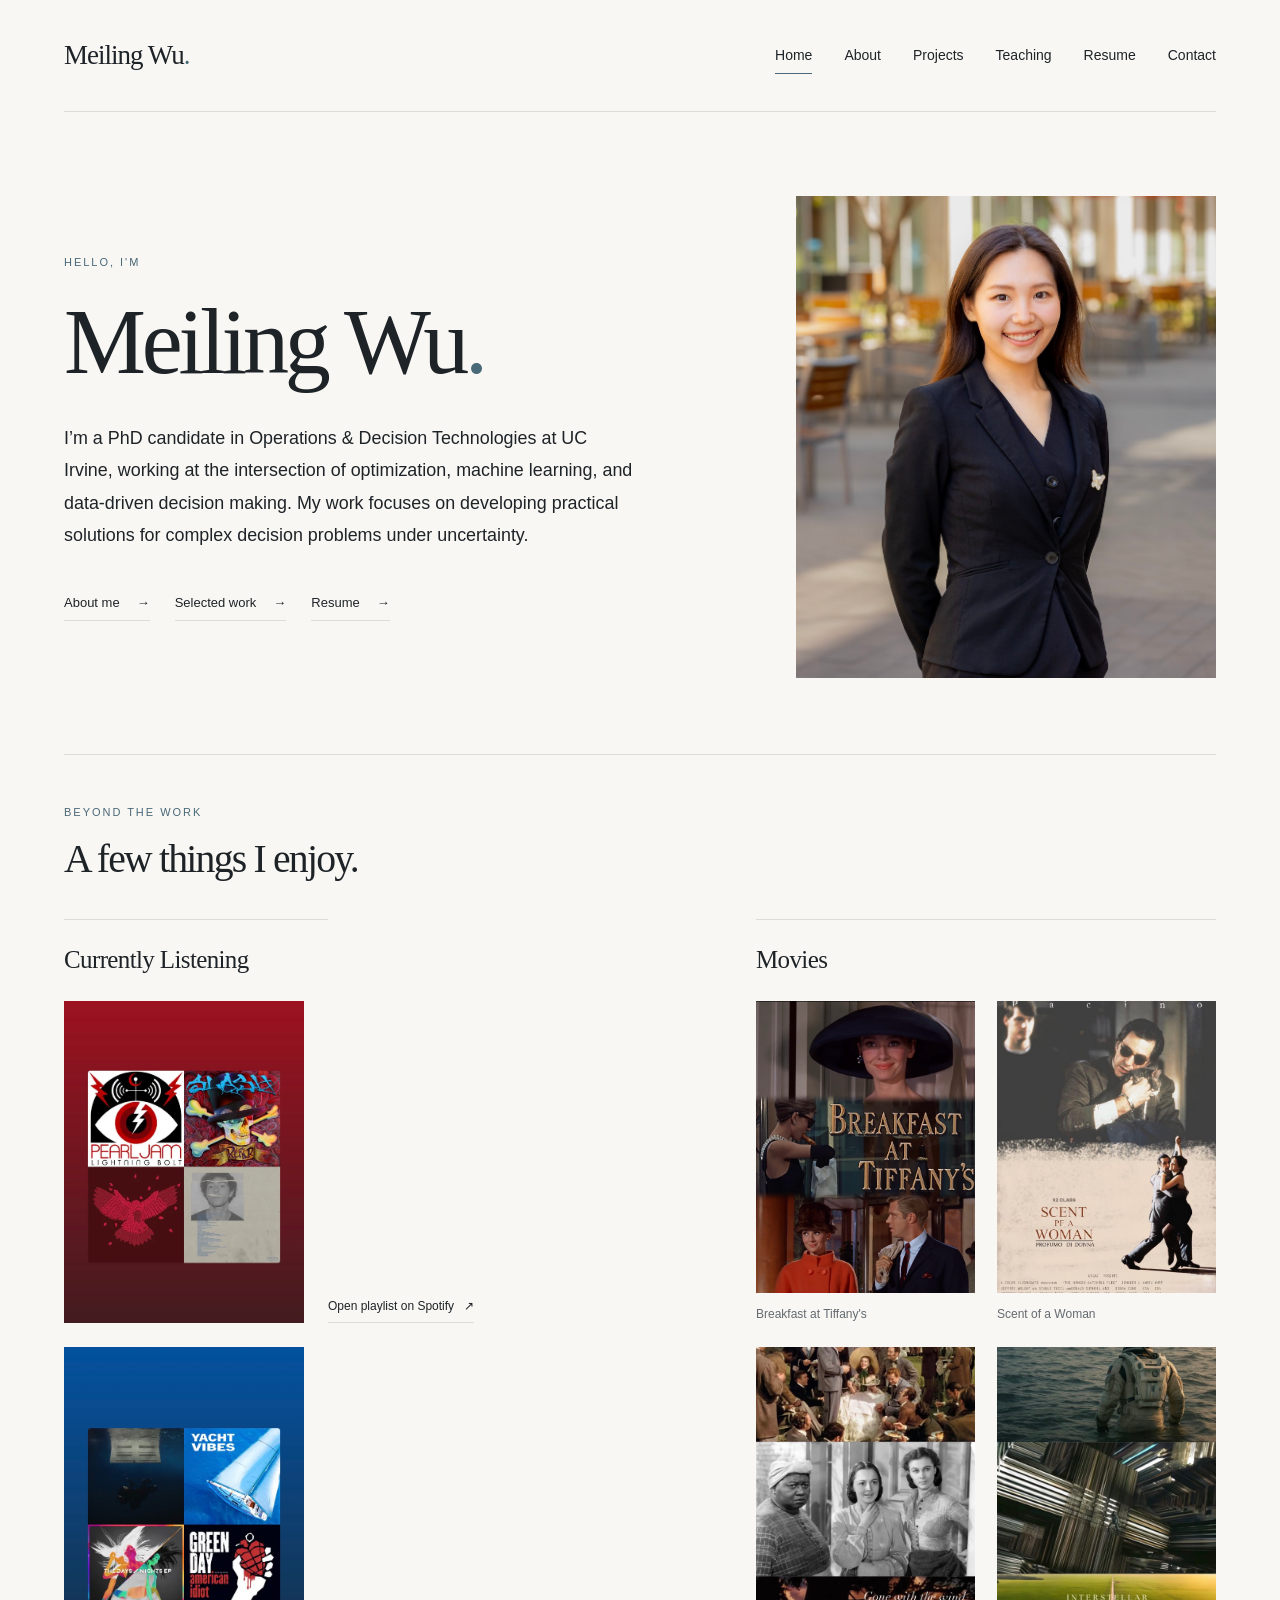
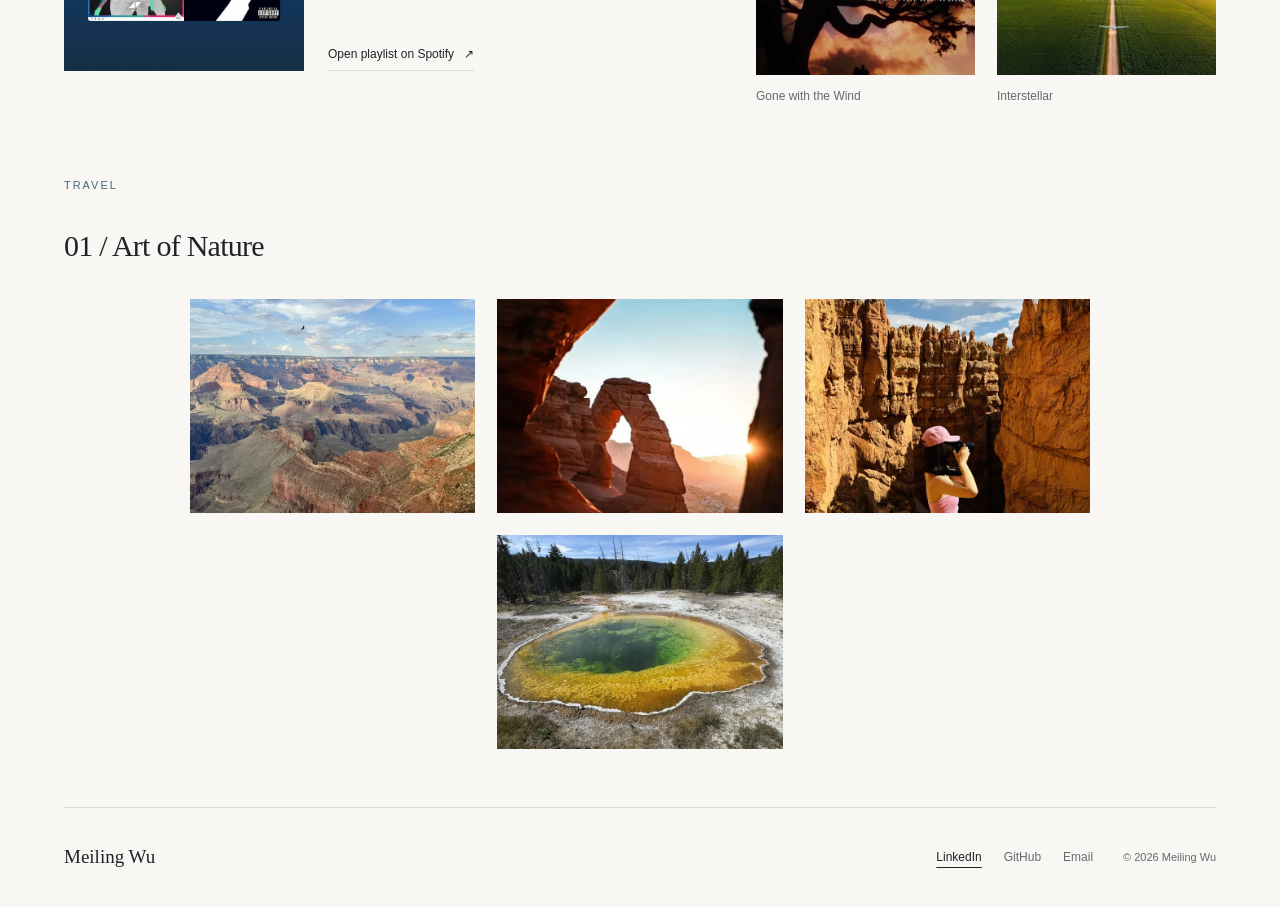
<file: index.html>
<!doctype html>
<html lang="en">
<head>
  <meta charset="utf-8">
  <meta name="viewport" content="width=device-width, initial-scale=1">
  <title>Home — Meiling Wu</title>
  <meta name="description" content="The personal website of Meiling Wu. A space for personal notes, projects, and thoughtful work.">
  <meta property="og:title" content="Home — Meiling Wu">
  <meta property="og:description" content="The personal website of Meiling Wu. A space for personal notes, projects, and thoughtful work.">
  <meta property="og:type" content="website">
  <link rel="icon" href="assets/icons/favicon.svg" type="image/svg+xml">
  <link rel="stylesheet" href="styles.css?v=movies-portrait-aligned-3">
  <script src="site-data.js" defer></script>
  <script src="script.js" defer></script>
</head>
<body class="home-page">
  <a class="skip-link" href="#main">Skip to content</a>
  <header class="site-header wrap">
    <a class="wordmark" href="index.html">Meiling Wu<span class="wordmark-dot" aria-hidden="true">.</span></a>
    <button class="menu-toggle" type="button" aria-expanded="false" aria-controls="site-nav" hidden>Menu <span aria-hidden="true">＋</span></button>
    <nav id="site-nav" aria-label="Main navigation"><a href="index.html" aria-current="page">Home</a><a href="about.html">About</a><a href="projects.html">Projects</a><a href="teaching.html">Teaching</a><a href="resume.html">Resume</a><a href="contact.html">Contact</a></nav>
  </header>
  <main id="main" class="wrap" tabindex="-1">
    <section class="home-hero" aria-labelledby="home-title">
      <div class="hero-copy">
        <p class="eyebrow">Hello, I'm</p>
        <h1 id="home-title">Meiling Wu<span class="accent">.</span></h1>
        <p class="hero-professional-intro">I’m a PhD candidate in Operations &amp; Decision Technologies at UC Irvine, working at the intersection of optimization, machine learning, and data-driven decision making. My work focuses on developing practical solutions for complex decision problems under uncertainty.</p>
        <div class="text-links"><a href="about.html">About me <span aria-hidden="true">→</span></a><a href="projects.html">Selected work <span aria-hidden="true">→</span></a><a href="resume.html">Resume <span aria-hidden="true">→</span></a></div>
      </div>
      <figure class="hero-photo"><img src="assets/images/home/meiling_hero.jpg" alt="Meiling Wu wearing a dark blazer outdoors" width="871" height="1000" fetchpriority="high"></figure>
    </section>
    <section class="personal-section" aria-labelledby="personal-title">
      <div class="section-heading"><p class="eyebrow">Beyond the work</p><h2 id="personal-title">A few things I enjoy.</h2></div>
      <div class="home-interests">
        <section class="home-music" aria-labelledby="listening-title">
          <h3 id="listening-title">Currently Listening</h3>
          <div class="playlist-row">
            <figure class="playlist-art"><img src="assets/images/music/spotify-playlist.jpg" alt="Red Spotify playlist artwork featuring a collage of album covers" width="1206" height="1618" loading="lazy" decoding="async"></figure>
            <a class="arrow-link" href="https://open.spotify.com/playlist/6bIdMzMl5fy6MpWoafnNyj?si=OL8vxhF-RuafAqFPXMHJwQ&amp;utm_source=copy-link&amp;pi=sgzZ90YgRhu04" target="_blank" rel="noopener noreferrer">Open playlist on Spotify <span aria-hidden="true">↗</span></a>
          </div>
          <div class="playlist-row">
            <figure class="playlist-art"><img src="assets/images/music/IMG_8069.jpg" alt="Blue playlist artwork featuring a collage of four album covers" width="1206" height="1626" loading="lazy" decoding="async"></figure>
            <a class="arrow-link" href="https://open.spotify.com/playlist/6bsNQ4P6C785CthPpeWPBl?si=eiL1Uy6DS9qgvTb0wDJEXw&amp;utm_source=copy-link" target="_blank" rel="noopener noreferrer">Open playlist on Spotify <span aria-hidden="true">↗</span></a>
          </div>
        </section>
        <section class="home-films" aria-labelledby="screen-title">
          <h3 id="screen-title">Movies</h3>
          <div class="film-composition">
            <figure><img src="assets/images/movies/breakfast_at_tiffanys.jpg" alt="Breakfast at Tiffany's film collage featuring Audrey Hepburn" width="1206" height="1609" loading="lazy" decoding="async"><figcaption>Breakfast at Tiffany's</figcaption></figure>
            <figure><img src="assets/images/movies/scent_of_a_woman.jpg" alt="Scent of a Woman poster featuring Al Pacino and a tango scene" width="1159" height="1596" loading="lazy" decoding="async"><figcaption>Scent of a Woman</figcaption></figure>
            <figure><img src="assets/images/movies/gone_with_the_wind.jpg" alt="Gone with the Wind collage of scenes from the film" width="1079" height="1894" loading="lazy" decoding="async"><figcaption>Gone with the Wind</figcaption></figure>
            <figure><img src="assets/images/movies/interstellar.jpg" alt="Interstellar collage showing an astronaut, a spacecraft interior, and a field" width="1112" height="2017" loading="lazy" decoding="async"><figcaption>Interstellar</figcaption></figure>
          </div>
        </section>
      </div>
    </section>
    <section class="travel-section travel-journal" aria-labelledby="travel-title">
      <header class="journal-heading"><h2 id="travel-title" class="eyebrow">Travel</h2></header>
      <section class="travel-chapter chapter-nature" aria-labelledby="travel-nature-title">
        <h3 id="travel-nature-title">01 / Art of Nature</h3>
        <div class="travel-collage">
          <figure class="travel-photo travel-photo-05"><picture><source type="image/webp" srcset="assets/images/travel/web/05-700.webp 700w, assets/images/travel/web/05-1400.webp 1400w" sizes="(max-width: 760px) 48vw, 420px"><img src="assets/images/travel/05.jpg" alt="Layered canyon cliffs stretching into the distance beneath a cloud-filled sky." width="5712" height="4284" loading="lazy" decoding="async"></picture></figure>
          <figure class="travel-photo travel-photo-06"><picture><source type="image/webp" srcset="assets/images/travel/web/06-700.webp 700w, assets/images/travel/web/06-1400.webp 1400w" sizes="(max-width: 760px) 48vw, 420px"><img src="assets/images/travel/06.jpg" alt="Sunset shining through a sandstone opening toward a freestanding rock arch." width="1179" height="1581" loading="lazy" decoding="async"></picture></figure>
          <figure class="travel-photo travel-photo-07"><picture><source type="image/webp" srcset="assets/images/travel/web/07-700.webp 700w, assets/images/travel/web/07-1400.webp 1400w" sizes="(max-width: 760px) 48vw, 420px"><img src="assets/images/travel/07.jpg" alt="A traveler photographing tall orange rock formations along a narrow canyon trail." width="4284" height="5712" loading="lazy" decoding="async"></picture></figure>
          <figure class="travel-photo travel-photo-08"><picture><source type="image/webp" srcset="assets/images/travel/web/08-700.webp 700w, assets/images/travel/web/08-1400.webp 1400w" sizes="(max-width: 760px) 48vw, 420px"><img src="assets/images/travel/08.jpg" alt="A river curving around a massive sandstone formation between steep canyon walls." width="1744" height="1308" loading="lazy" decoding="async"></picture></figure>
          <figure class="travel-photo travel-photo-09"><picture><source type="image/webp" srcset="assets/images/travel/web/09-700.webp 700w, assets/images/travel/web/09-1400.webp 1400w" sizes="(max-width: 760px) 48vw, 420px"><img src="assets/images/travel/09.jpg" alt="A colorful hot spring edged with gold and turquoise, surrounded by forest." width="4032" height="3024" loading="lazy" decoding="async"></picture></figure>
          <figure class="travel-photo travel-photo-10"><picture><source type="image/webp" srcset="assets/images/travel/web/10-700.webp 700w, assets/images/travel/web/10-1400.webp 1400w" sizes="(max-width: 760px) 48vw, 420px"><img src="assets/images/travel/10.jpg" alt="Green aurora sweeping across a dark sky above a snowy foreground and small buildings." width="4032" height="3024" loading="lazy" decoding="async"></picture></figure>
        </div>
      </section>
    </section>
</main>
  <footer class="site-footer wrap">
    <a class="footer-name" href="index.html">Meiling Wu</a>
    <div class="footer-links" data-home-social-links>
      <span aria-label="LinkedIn — URL not yet supplied">LinkedIn</span>
      <span aria-label="GitHub — URL not yet supplied">GitHub</span>
      <span aria-label="Email — address not yet supplied">Email</span>
    </div>
    <small>© <span data-year>2026</span> Meiling Wu</small>
  </footer>
</body>
</html>
</file>
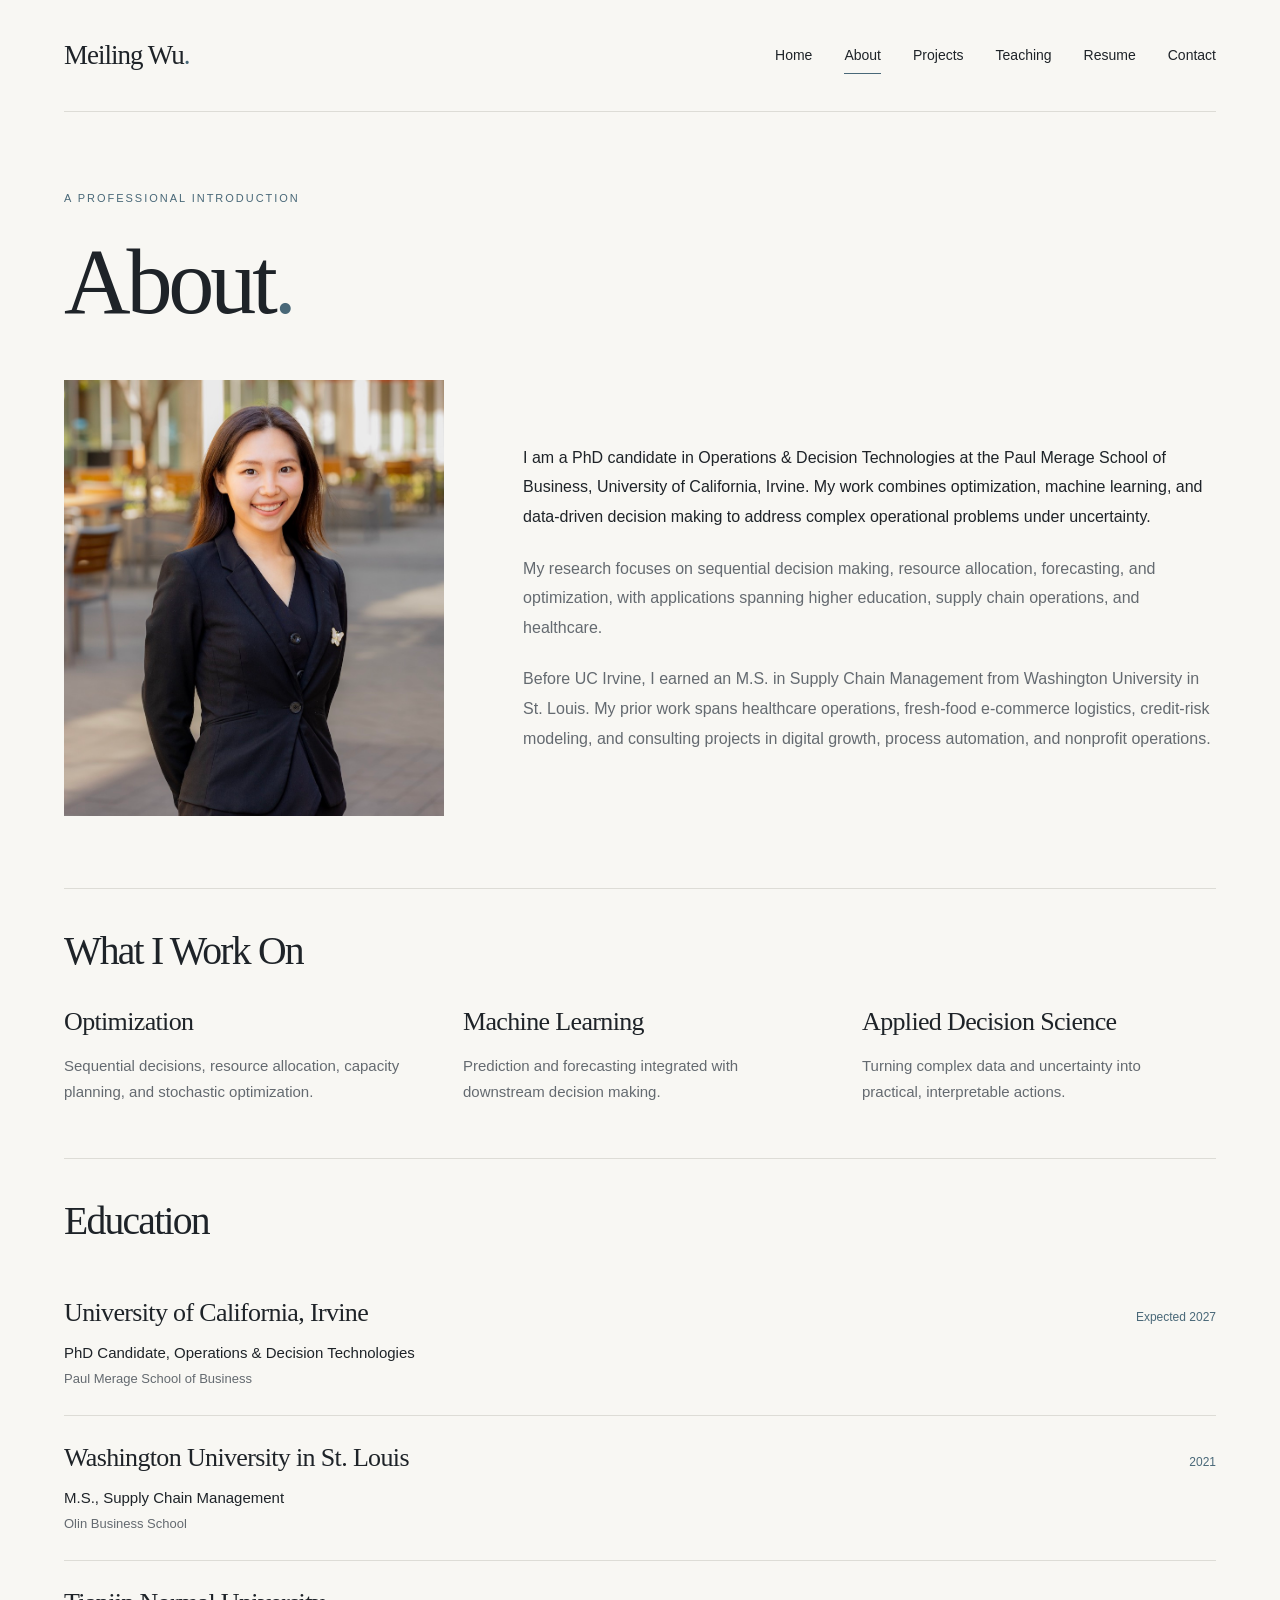
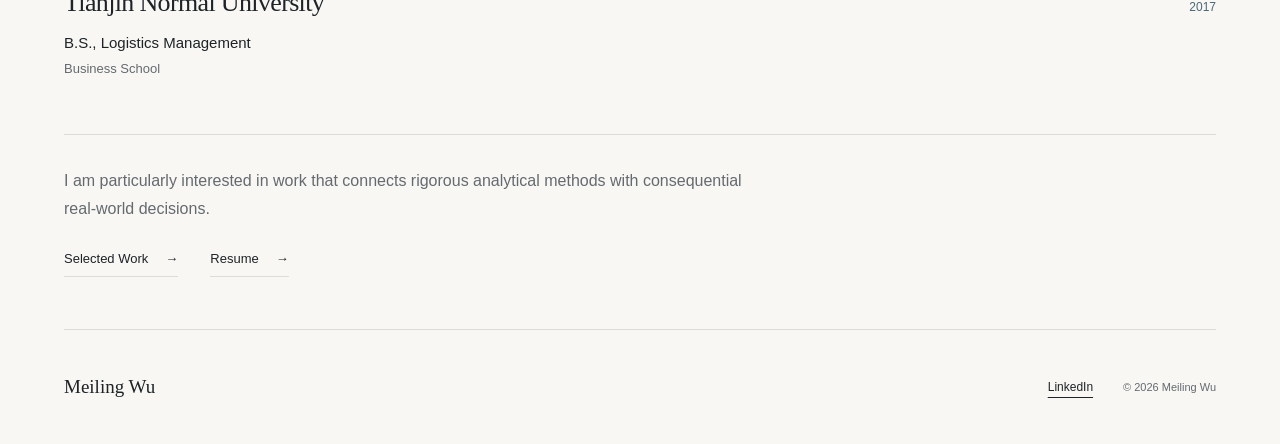
<file: about.html>
<!doctype html>
<html lang="en">
<head>
  <meta charset="utf-8">
  <meta name="viewport" content="width=device-width, initial-scale=1">
  <title>About — Meiling Wu</title>
  <meta name="description" content="Meiling Wu is a PhD candidate in Operations & Decision Technologies at UC Irvine.">
  <meta property="og:title" content="About — Meiling Wu">
  <meta property="og:description" content="Meiling Wu is a PhD candidate in Operations & Decision Technologies at UC Irvine.">
  <meta property="og:type" content="website">
  <link rel="icon" href="assets/icons/favicon.svg" type="image/svg+xml">
  <link rel="stylesheet" href="styles.css?v=about-1">
  <script src="site-data.js" defer></script>
  <script src="script.js" defer></script>
</head>
<body class="about-page">
  <a class="skip-link" href="#main">Skip to content</a>
  <header class="site-header wrap">
    <a class="wordmark" href="index.html">Meiling Wu<span class="wordmark-dot" aria-hidden="true">.</span></a>
    <button class="menu-toggle" type="button" aria-expanded="false" aria-controls="site-nav" hidden>Menu <span aria-hidden="true">＋</span></button>
    <nav id="site-nav" aria-label="Main navigation"><a href="index.html">Home</a><a href="about.html" aria-current="page">About</a><a href="projects.html">Projects</a><a href="teaching.html">Teaching</a><a href="resume.html">Resume</a><a href="contact.html">Contact</a></nav>
  </header>
  <main id="main" class="wrap" tabindex="-1">

    <section class="page-intro"><p class="eyebrow">A professional introduction</p><h1>About<span class="accent">.</span></h1></section>
    <section class="professional-intro" aria-label="Professional introduction">
      <figure class="professional-portrait"><img src="assets/images/home/meiling_hero.jpg" alt="Meiling Wu wearing a dark blazer outdoors" width="871" height="1000" fetchpriority="high"></figure>
      <div class="professional-bio">
        <p>I am a PhD candidate in Operations &amp; Decision Technologies at the Paul Merage School of Business, University of California, Irvine. My work combines optimization, machine learning, and data-driven decision making to address complex operational problems under uncertainty.</p>
        <p>My research focuses on sequential decision making, resource allocation, forecasting, and optimization, with applications spanning higher education, supply chain operations, and healthcare.</p>
        <p>Before UC Irvine, I earned an M.S. in Supply Chain Management from Washington University in St. Louis. My prior work spans healthcare operations, fresh-food e-commerce logistics, credit-risk modeling, and consulting projects in digital growth, process automation, and nonprofit operations.</p>
      </div>
    </section>
    <section class="about-focus" aria-labelledby="focus-title">
      <h2 id="focus-title">What I Work On</h2>
      <div class="about-focus-items">
        <article><h3>Optimization</h3><p>Sequential decisions, resource allocation, capacity planning, and stochastic optimization.</p></article>
        <article><h3>Machine Learning</h3><p>Prediction and forecasting integrated with downstream decision making.</p></article>
        <article><h3>Applied Decision Science</h3><p>Turning complex data and uncertainty into practical, interpretable actions.</p></article>
      </div>
    </section>
    <section class="about-education" aria-labelledby="education-title">
      <h2 id="education-title">Education</h2>
      <div class="education-list">
        <article class="education-entry">
          <div class="education-heading"><h3>University of California, Irvine</h3><p class="education-year">Expected 2027</p></div>
          <p class="education-degree">PhD Candidate, Operations &amp; Decision Technologies</p>
          <p class="education-school">Paul Merage School of Business</p>
        </article>
        <article class="education-entry">
          <div class="education-heading"><h3>Washington University in St. Louis</h3><p class="education-year">2021</p></div>
          <p class="education-degree">M.S., Supply Chain Management</p>
          <p class="education-school">Olin Business School</p>
        </article>
        <article class="education-entry">
          <div class="education-heading"><h3>Tianjin Normal University</h3><p class="education-year">2017</p></div>
          <p class="education-degree">B.S., Logistics Management</p>
          <p class="education-school">Business School</p>
        </article>
      </div>
    </section>
    <div class="about-closing">
      <p>I am particularly interested in work that connects rigorous analytical methods with consequential real-world decisions.</p>
      <div class="text-links"><a href="projects.html">Selected Work <span aria-hidden="true">→</span></a><a href="resume.html">Resume <span aria-hidden="true">→</span></a></div>
    </div>
</main>
  <footer class="site-footer wrap">
    <a class="footer-name" href="index.html">Meiling Wu</a>
    <div class="footer-links" data-social-links></div>
    <small>© <span data-year>2026</span> Meiling Wu</small>
  </footer>
</body>
</html>
</file>
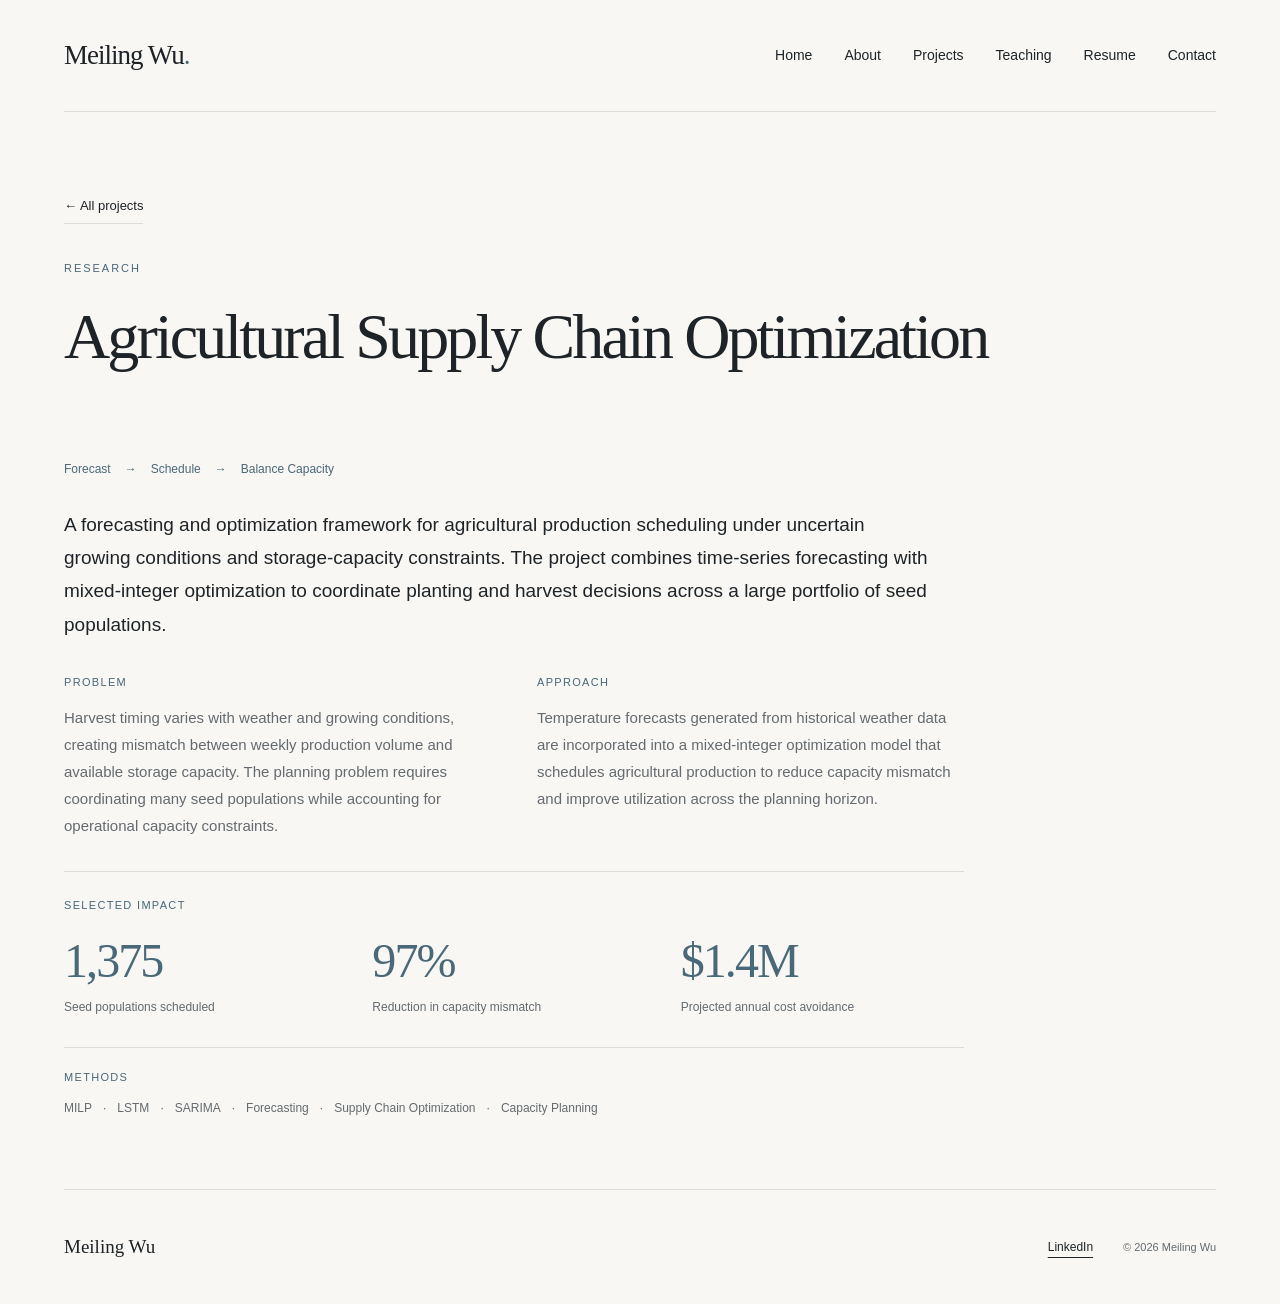
<file: agricultural-supply-chain.html>
<!doctype html>
<html lang="en">
<head>
  <meta charset="utf-8">
  <meta name="viewport" content="width=device-width, initial-scale=1">
  <title>Agricultural Supply Chain Optimization — Meiling Wu</title>
  <meta name="description" content="A forecasting and optimization framework for agricultural production scheduling under uncertain growing conditions and storage-capacity constraints. The project combines time-series forecasting with mixed-integer optimization to coordinate planting and harvest decisions across a large portfolio of seed populations.">
  <meta property="og:title" content="Agricultural Supply Chain Optimization — Meiling Wu">
  <meta property="og:description" content="A forecasting and optimization framework for agricultural production scheduling under uncertain growing conditions and storage-capacity constraints. The project combines time-series forecasting with mixed-integer optimization to coordinate planting and harvest decisions across a large portfolio of seed populations.">
  <meta property="og:type" content="website">
  <link rel="icon" href="assets/icons/favicon.svg" type="image/svg+xml">
  <link rel="stylesheet" href="styles.css">
  <script src="site-data.js" defer></script>
  <script src="script.js" defer></script>
</head>
<body class="projects-page project-detail-page">
  <a class="skip-link" href="#main">Skip to content</a>
  <header class="site-header wrap">
    <a class="wordmark" href="index.html">Meiling Wu<span class="wordmark-dot" aria-hidden="true">.</span></a>
    <button class="menu-toggle" type="button" aria-expanded="false" aria-controls="site-nav" hidden>Menu <span aria-hidden="true">＋</span></button>
    <nav id="site-nav" aria-label="Main navigation"><a href="index.html">Home</a><a href="about.html">About</a><a href="projects.html">Projects</a><a href="teaching.html">Teaching</a><a href="resume.html">Resume</a><a href="contact.html">Contact</a></nav>
  </header>
  <main id="main" class="wrap" tabindex="-1">
    <section class="page-intro project-detail-intro">
      <a class="arrow-link" href="projects.html">← All projects</a>
      <p class="eyebrow">Research</p>
      <h1>Agricultural Supply Chain Optimization</h1>
    </section>
    <article class="project-detail-body" aria-label="Project details">
          <ol class="project-flow" aria-label="Project process"><li>Forecast</li><li>Schedule</li><li>Balance Capacity</li></ol>
          <p class="research-description">A forecasting and optimization framework for agricultural production scheduling under uncertain growing conditions and storage-capacity constraints. The project combines time-series forecasting with mixed-integer optimization to coordinate planting and harvest decisions across a large portfolio of seed populations.</p>
          <div class="research-details"><section><h4>Problem</h4><p>Harvest timing varies with weather and growing conditions, creating mismatch between weekly production volume and available storage capacity. The planning problem requires coordinating many seed populations while accounting for operational capacity constraints.</p></section><section><h4>Approach</h4><p>Temperature forecasts generated from historical weather data are incorporated into a mixed-integer optimization model that schedules agricultural production to reduce capacity mismatch and improve utilization across the planning horizon.</p></section></div>
          <div class="research-impact"><h4>Selected impact</h4><dl><div><dt>Seed populations scheduled</dt><dd>1,375</dd></div><div><dt>Reduction in capacity mismatch</dt><dd>97%</dd></div><div><dt>Projected annual cost avoidance</dt><dd>$1.4M</dd></div></dl></div>
          <div class="project-methods"><h4>Methods</h4><ul><li>MILP</li><li>LSTM</li><li>SARIMA</li><li>Forecasting</li><li>Supply Chain Optimization</li><li>Capacity Planning</li></ul></div></article>
</main>
  <footer class="site-footer wrap">
    <a class="footer-name" href="index.html">Meiling Wu</a>
    <div class="footer-links" data-social-links></div>
    <small>© <span data-year>2026</span> Meiling Wu</small>
  </footer>
</body>
</html>
</file>
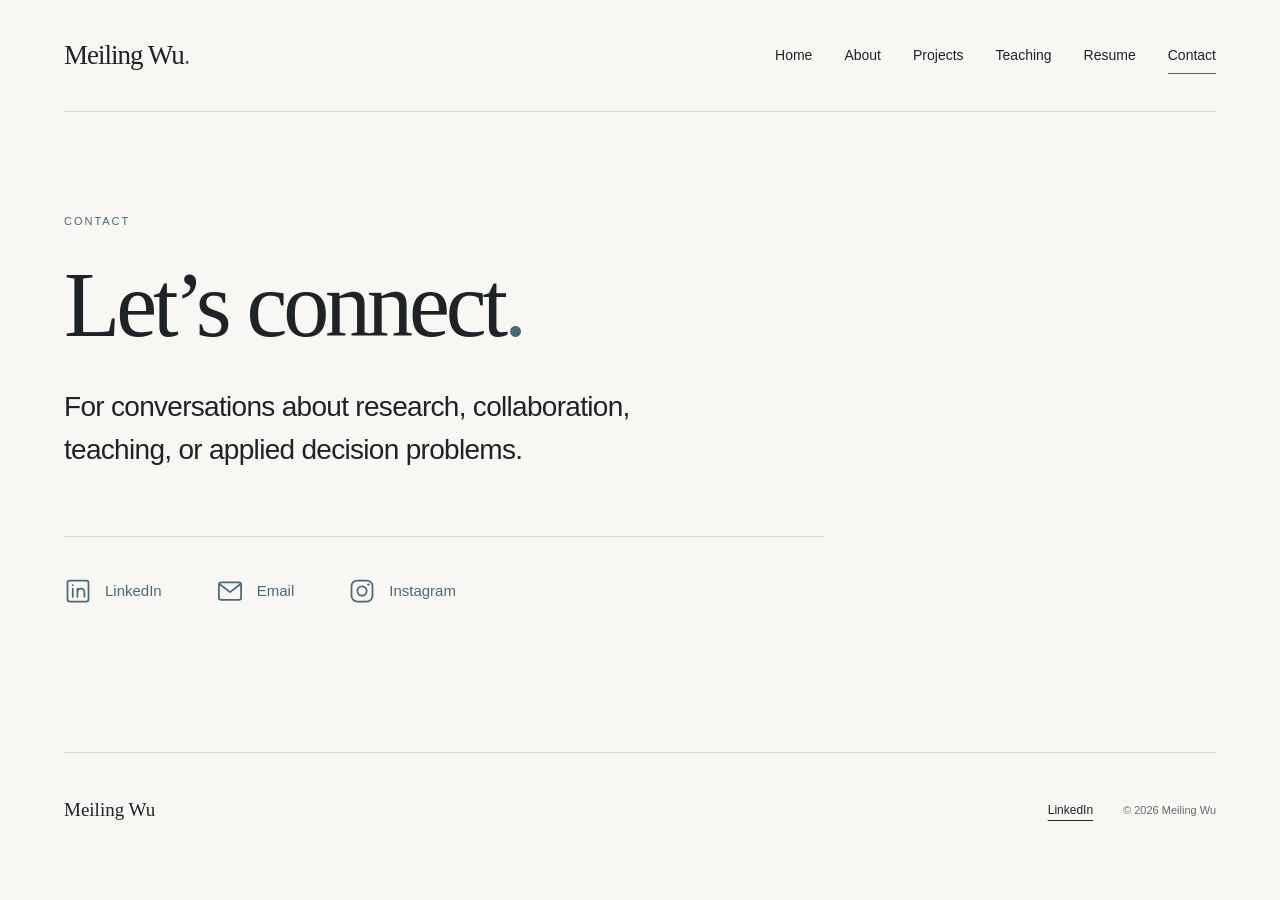
<file: contact.html>
<!doctype html>
<html lang="en">
<head>
  <meta charset="utf-8">
  <meta name="viewport" content="width=device-width, initial-scale=1">
  <title>Contact — Meiling Wu</title>
  <meta name="description" content="Contact Meiling Wu about research, collaboration, teaching, or applied decision problems.">
  <meta property="og:title" content="Contact — Meiling Wu">
  <meta property="og:description" content="Contact Meiling Wu about research, collaboration, teaching, or applied decision problems.">
  <meta property="og:type" content="website">
  <link rel="icon" href="assets/icons/favicon.svg" type="image/svg+xml">
  <link rel="stylesheet" href="styles.css?v=contact-icons-1">
  <script src="site-data.js" defer></script>
  <script src="script.js?v=contact-icons-1" defer></script>
</head>
<body class="contact-page">
  <a class="skip-link" href="#main">Skip to content</a>
  <header class="site-header wrap">
    <a class="wordmark" href="index.html">Meiling Wu<span class="wordmark-dot" aria-hidden="true">.</span></a>
    <button class="menu-toggle" type="button" aria-expanded="false" aria-controls="site-nav" hidden>Menu <span aria-hidden="true">＋</span></button>
    <nav id="site-nav" aria-label="Main navigation"><a href="index.html">Home</a><a href="about.html">About</a><a href="projects.html">Projects</a><a href="teaching.html">Teaching</a><a href="resume.html">Resume</a><a href="contact.html" aria-current="page">Contact</a></nav>
  </header>
  <main id="main" class="wrap" tabindex="-1">
    <section class="page-intro contact-intro"><p class="eyebrow">Contact</p><h1>Let’s connect<span class="accent">.</span></h1><p class="lead intro-width">For conversations about research, collaboration, teaching, or applied decision problems.</p></section>
    <section class="contact-list" aria-label="Contact details">
      <div class="contact-socials">
        <span class="contact-social" data-contact-social="linkedin" aria-label="LinkedIn — contact details not yet supplied"><svg viewBox="0 0 24 24" width="28" height="28" fill="none" stroke="currentColor" stroke-width="1.5" stroke-linecap="round" stroke-linejoin="round" aria-hidden="true"><rect x="3" y="3" width="18" height="18" rx="2"/><path d="M7.5 10v7M11.5 17v-7m0 3a3 3 0 0 1 6 0v4"/><circle cx="7.5" cy="7" r=".8" fill="currentColor" stroke="none"/></svg><span>LinkedIn</span></span>
        <span class="contact-social" data-contact-social="email" aria-label="Email — contact details not yet supplied"><svg viewBox="0 0 24 24" width="28" height="28" fill="none" stroke="currentColor" stroke-width="1.5" stroke-linecap="round" stroke-linejoin="round" aria-hidden="true"><rect x="2.5" y="4.5" width="19" height="15" rx="2"/><path d="m3 6 9 7 9-7"/></svg><span>Email</span></span>
        <span class="contact-social" data-contact-social="instagram" aria-label="Instagram — contact details not yet supplied"><svg viewBox="0 0 24 24" width="28" height="28" fill="none" stroke="currentColor" stroke-width="1.5" stroke-linecap="round" stroke-linejoin="round" aria-hidden="true"><rect x="3" y="3" width="18" height="18" rx="5"/><circle cx="12" cy="12" r="4"/><circle cx="17.5" cy="6.5" r="1" fill="currentColor" stroke="none"/></svg><span>Instagram</span></span>
      </div>
    </section>
</main>
  <footer class="site-footer wrap">
    <a class="footer-name" href="index.html">Meiling Wu</a>
    <div class="footer-links" data-social-links></div>
    <small>© <span data-year>2026</span> Meiling Wu</small>
  </footer>
</body>
</html>
</file>
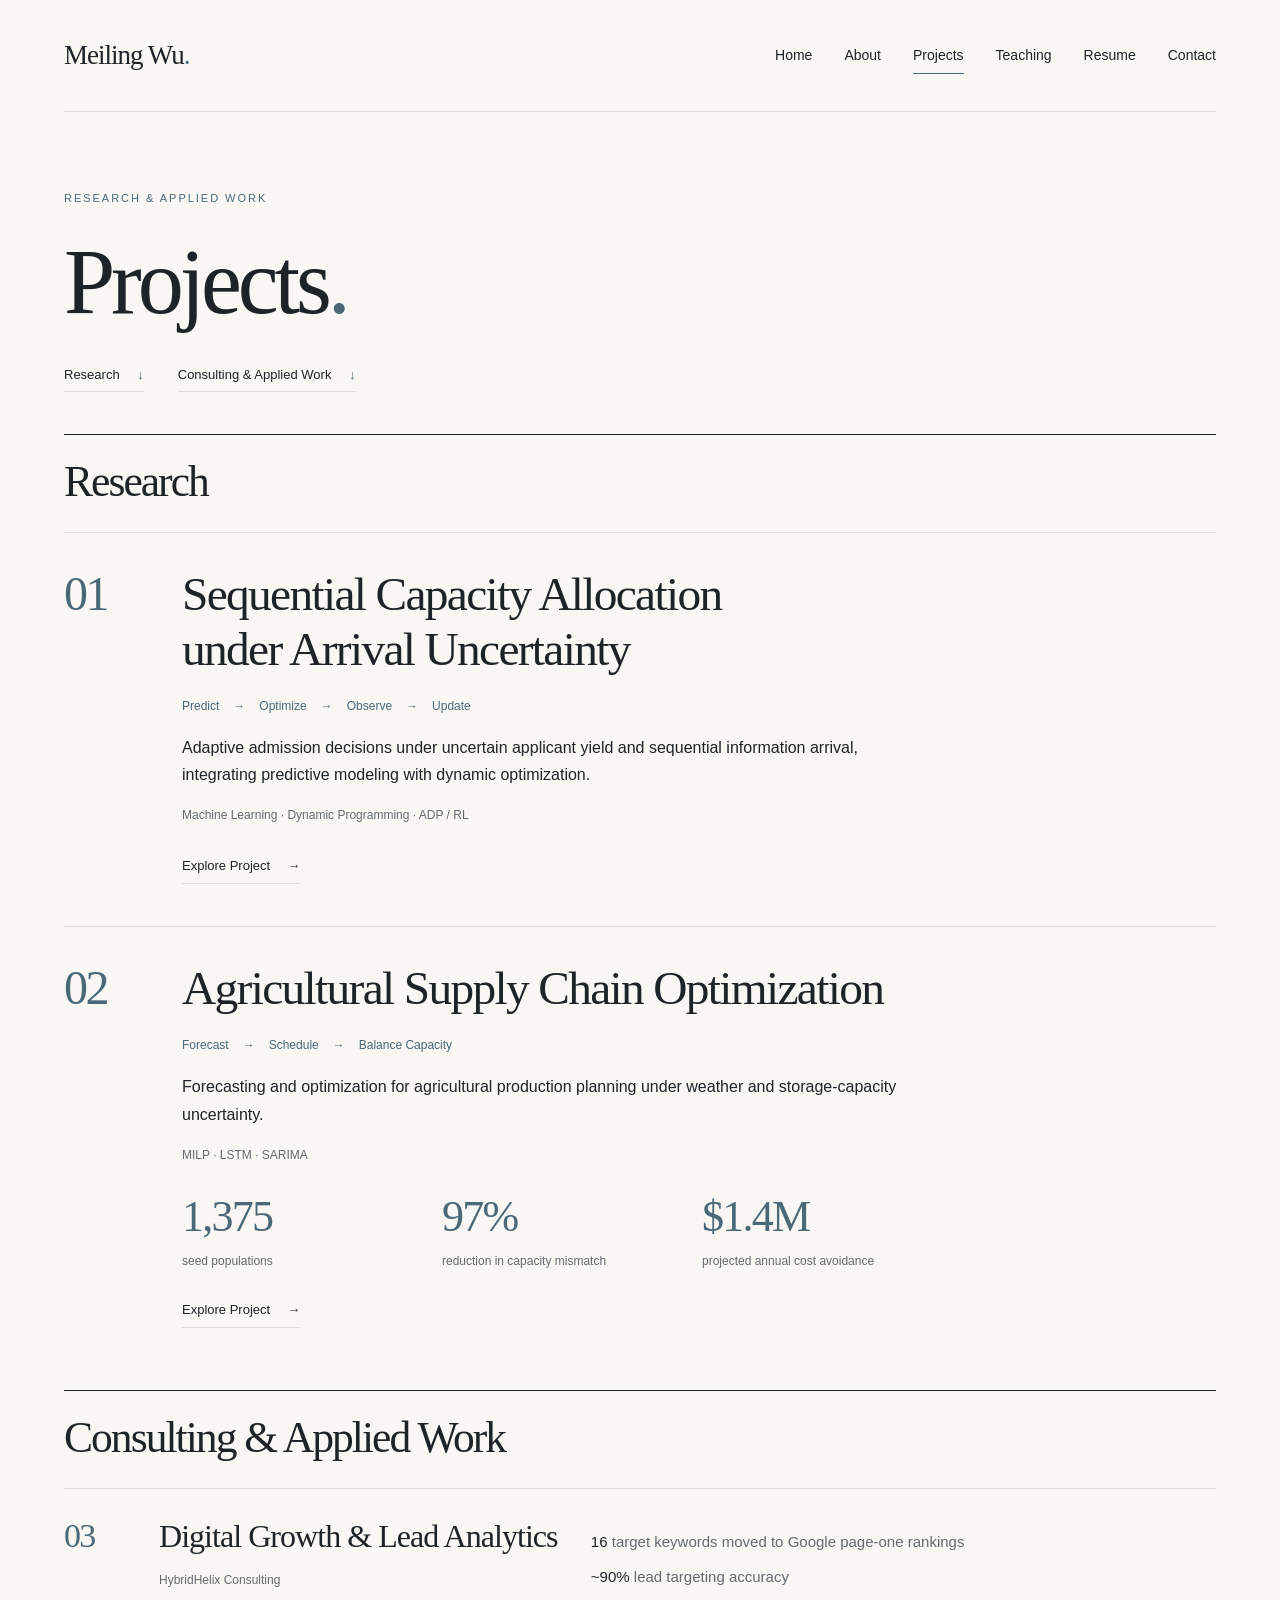
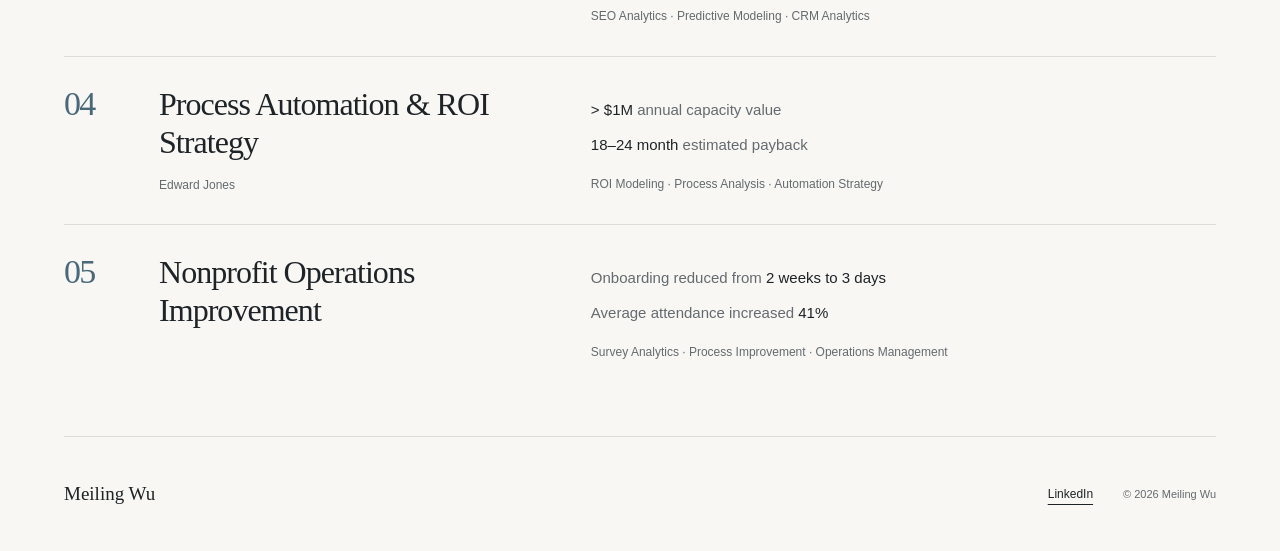
<file: projects.html>
<!doctype html>
<html lang="en">
<head>
  <meta charset="utf-8">
  <meta name="viewport" content="width=device-width, initial-scale=1">
  <title>Projects — Meiling Wu</title>
  <meta name="description" content="Research in sequential admissions and agricultural optimization, alongside consulting work in growth analytics, automation, and nonprofit operations.">
  <meta property="og:title" content="Projects — Meiling Wu">
  <meta property="og:description" content="Research in sequential admissions and agricultural optimization, alongside consulting work in growth analytics, automation, and nonprofit operations.">
  <meta property="og:type" content="website">
  <link rel="icon" href="assets/icons/favicon.svg" type="image/svg+xml">
  <link rel="stylesheet" href="styles.css">
  <script src="site-data.js" defer></script>
  <script src="script.js" defer></script>
</head>
<body class="projects-page projects-index">
  <a class="skip-link" href="#main">Skip to content</a>
  <header class="site-header wrap">
    <a class="wordmark" href="index.html">Meiling Wu<span class="wordmark-dot" aria-hidden="true">.</span></a>
    <button class="menu-toggle" type="button" aria-expanded="false" aria-controls="site-nav" hidden>Menu <span aria-hidden="true">＋</span></button>
    <nav id="site-nav" aria-label="Main navigation"><a href="index.html">Home</a><a href="about.html">About</a><a href="projects.html" aria-current="page">Projects</a><a href="teaching.html">Teaching</a><a href="resume.html">Resume</a><a href="contact.html">Contact</a></nav>
  </header>
  <main id="main" class="wrap" tabindex="-1">

    <section class="page-intro">
      <p class="eyebrow">Research &amp; applied work</p>
      <h1>Projects<span class="accent">.</span></h1>
      <div class="project-section-links" aria-label="Project sections"><a href="#research">Research <span aria-hidden="true">↓</span></a><a href="#consulting">Consulting &amp; Applied Work <span aria-hidden="true">↓</span></a></div>
    </section>
    <section id="research" class="research-section" aria-labelledby="research-heading">
      <header class="project-section-heading"><h2 id="research-heading">Research</h2></header>
      <article class="research-project" aria-labelledby="sequential-capacity-allocation-title">
        <div class="project-heading"><span class="editorial-number" aria-hidden="true">01</span><h3 id="sequential-capacity-allocation-title">Sequential Capacity Allocation under Arrival Uncertainty</h3></div>
        <div class="research-body">
          <ol class="project-flow" aria-label="Project process"><li>Predict</li><li>Optimize</li><li>Observe</li><li>Update</li></ol>
          <p class="research-description">Adaptive admission decisions under uncertain applicant yield and sequential information arrival, integrating predictive modeling with dynamic optimization.</p>
          <p class="index-methods" aria-label="Methods">Machine Learning · Dynamic Programming · ADP / RL</p>
          <a class="arrow-link project-explore" href="sequential-capacity-allocation.html" aria-label="Explore project: Sequential Capacity Allocation under Arrival Uncertainty">Explore Project <span aria-hidden="true">→</span></a>
        </div>
      </article>
      <article class="research-project" aria-labelledby="agricultural-supply-chain-title">
        <div class="project-heading"><span class="editorial-number" aria-hidden="true">02</span><h3 id="agricultural-supply-chain-title">Agricultural Supply Chain Optimization</h3></div>
        <div class="research-body">
          <ol class="project-flow" aria-label="Project process"><li>Forecast</li><li>Schedule</li><li>Balance Capacity</li></ol>
          <p class="research-description">Forecasting and optimization for agricultural production planning under weather and storage-capacity uncertainty.</p>
          <p class="index-methods" aria-label="Methods">MILP · LSTM · SARIMA</p>
          <dl class="index-impact"><div><dt>seed populations</dt><dd>1,375</dd></div><div><dt>reduction in capacity mismatch</dt><dd>97%</dd></div><div><dt>projected annual cost avoidance</dt><dd>$1.4M</dd></div></dl>
          <a class="arrow-link project-explore" href="agricultural-supply-chain.html" aria-label="Explore project: Agricultural Supply Chain Optimization">Explore Project <span aria-hidden="true">→</span></a>
        </div>
      </article>
      <!-- Add the next admissions research project when content is supplied. -->
    </section>
    <section id="consulting" class="consulting-section" aria-labelledby="consulting-heading">
      <header class="project-section-heading"><h2 id="consulting-heading">Consulting &amp; Applied Work</h2></header>
      <article class="applied-project" aria-labelledby="consulting-03">
        <span class="editorial-number" aria-hidden="true">03</span>
        <div class="applied-heading"><h3 id="consulting-03">Digital Growth &amp; Lead Analytics</h3><p class="project-organization">HybridHelix Consulting</p></div>
        <div class="applied-body"><p><strong>16</strong> target keywords moved to Google page-one rankings</p><p><strong>~90%</strong> lead targeting accuracy</p><p class="index-methods" aria-label="Methods">SEO Analytics · Predictive Modeling · CRM Analytics</p></div>
      </article>
      <article class="applied-project" aria-labelledby="consulting-04">
        <span class="editorial-number" aria-hidden="true">04</span>
        <div class="applied-heading"><h3 id="consulting-04">Process Automation &amp; ROI Strategy</h3><p class="project-organization">Edward Jones</p></div>
        <div class="applied-body"><p><strong>&gt; $1M</strong> annual capacity value</p><p><strong>18–24 month</strong> estimated payback</p><p class="index-methods" aria-label="Methods">ROI Modeling · Process Analysis · Automation Strategy</p></div>
      </article>
      <article class="applied-project" aria-labelledby="consulting-05">
        <span class="editorial-number" aria-hidden="true">05</span>
        <div class="applied-heading"><h3 id="consulting-05">Nonprofit Operations Improvement</h3></div>
        <div class="applied-body"><p>Onboarding reduced from <strong>2 weeks to 3 days</strong></p><p>Average attendance increased <strong>41%</strong></p><p class="index-methods" aria-label="Methods">Survey Analytics · Process Improvement · Operations Management</p></div>
      </article>
    </section>
</main>
  <footer class="site-footer wrap">
    <a class="footer-name" href="index.html">Meiling Wu</a>
    <div class="footer-links" data-social-links></div>
    <small>© <span data-year>2026</span> Meiling Wu</small>
  </footer>
</body>
</html>
</file>
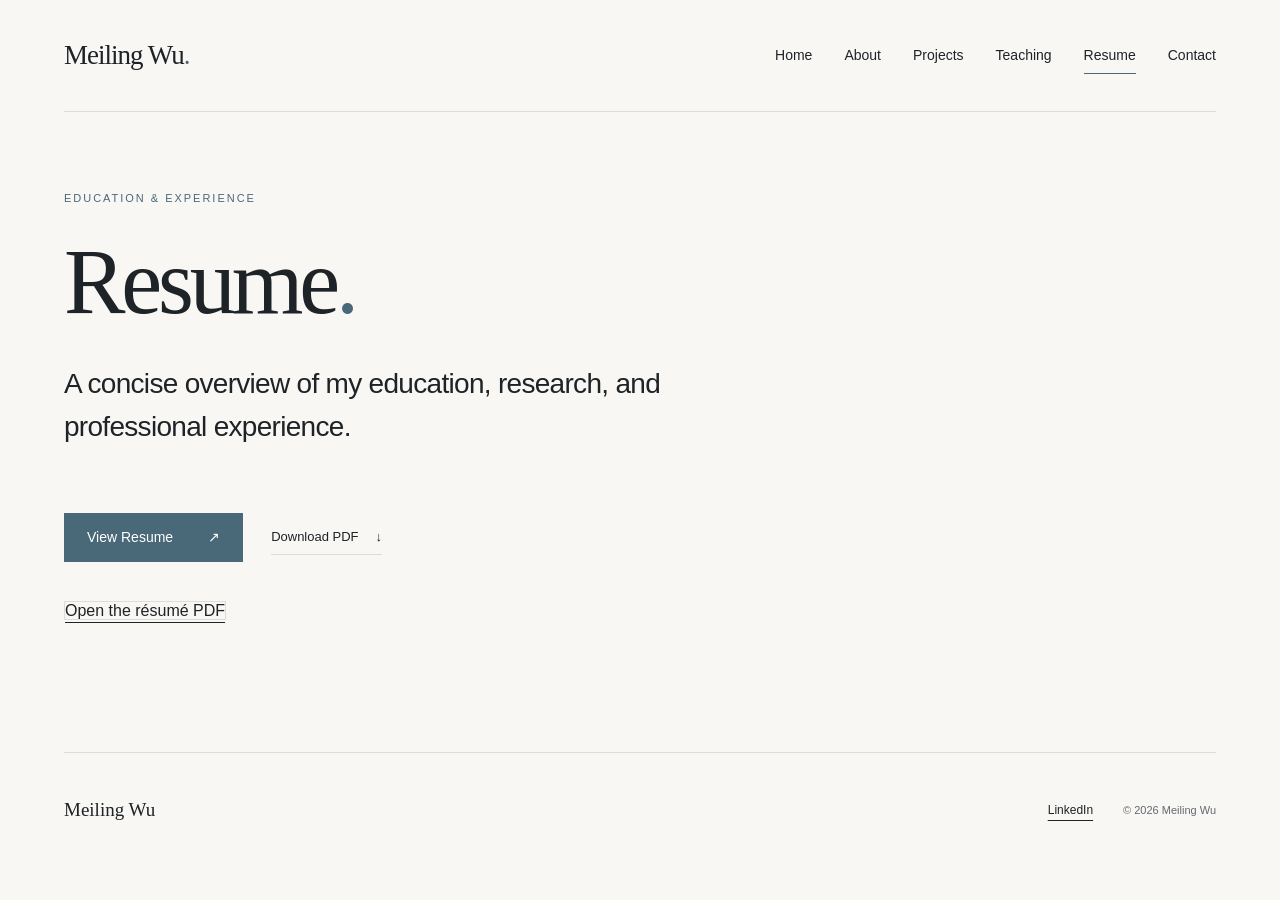
<file: resume.html>
<!doctype html>
<html lang="en">
<head>
  <meta charset="utf-8">
  <meta name="viewport" content="width=device-width, initial-scale=1">
  <title>Resume — Meiling Wu</title>
  <meta name="description" content="Meiling Wu’s résumé: education, research, and professional experience.">
  <meta property="og:title" content="Resume — Meiling Wu">
  <meta property="og:description" content="Meiling Wu’s résumé: education, research, and professional experience.">
  <meta property="og:type" content="website">
  <link rel="icon" href="assets/icons/favicon.svg" type="image/svg+xml">
  <link rel="stylesheet" href="styles.css">
  <script src="site-data.js" defer></script>
  <script src="script.js" defer></script>
</head>
<body>
  <a class="skip-link" href="#main">Skip to content</a>
  <header class="site-header wrap">
    <a class="wordmark" href="index.html">Meiling Wu<span class="wordmark-dot" aria-hidden="true">.</span></a>
    <button class="menu-toggle" type="button" aria-expanded="false" aria-controls="site-nav" hidden>Menu <span aria-hidden="true">＋</span></button>
    <nav id="site-nav" aria-label="Main navigation"><a href="index.html">Home</a><a href="about.html">About</a><a href="projects.html">Projects</a><a href="teaching.html">Teaching</a><a href="resume.html" aria-current="page">Resume</a><a href="contact.html">Contact</a></nav>
  </header>
  <main id="main" class="wrap" tabindex="-1">
    <section class="page-intro"><p class="eyebrow">Education &amp; experience</p><h1>Resume<span class="accent">.</span></h1><p class="lead intro-width">A concise overview of my education, research, and professional experience.</p></section>
    <section class="resume-section" aria-label="Resume document">
      <div data-resume>
        <div class="resume-actions">
          <a class="button-link" data-resume-view href="assets/docs/MEILING_WU_RESUME.pdf" target="_blank" rel="noopener">View Resume <span aria-hidden="true">↗</span></a>
          <a class="arrow-link" data-resume-download href="assets/docs/MEILING_WU_RESUME.pdf" download="MEILING_WU_RESUME.pdf">Download PDF <span aria-hidden="true">↓</span></a>
        </div>
        <div class="pdf-preview" data-pdf-preview>
          <object data="assets/docs/MEILING_WU_RESUME.pdf" type="application/pdf" aria-label="Meiling Wu résumé PDF">
            <p>Preview unavailable. <a href="assets/docs/MEILING_WU_RESUME.pdf">Open the résumé PDF</a> or use Download PDF above.</p>
          </object>
        </div>
      </div>
    </section>
</main>
  <footer class="site-footer wrap">
    <a class="footer-name" href="index.html">Meiling Wu</a>
    <div class="footer-links" data-social-links></div>
    <small>© <span data-year>2026</span> Meiling Wu</small>
  </footer>
</body>
</html>
</file>
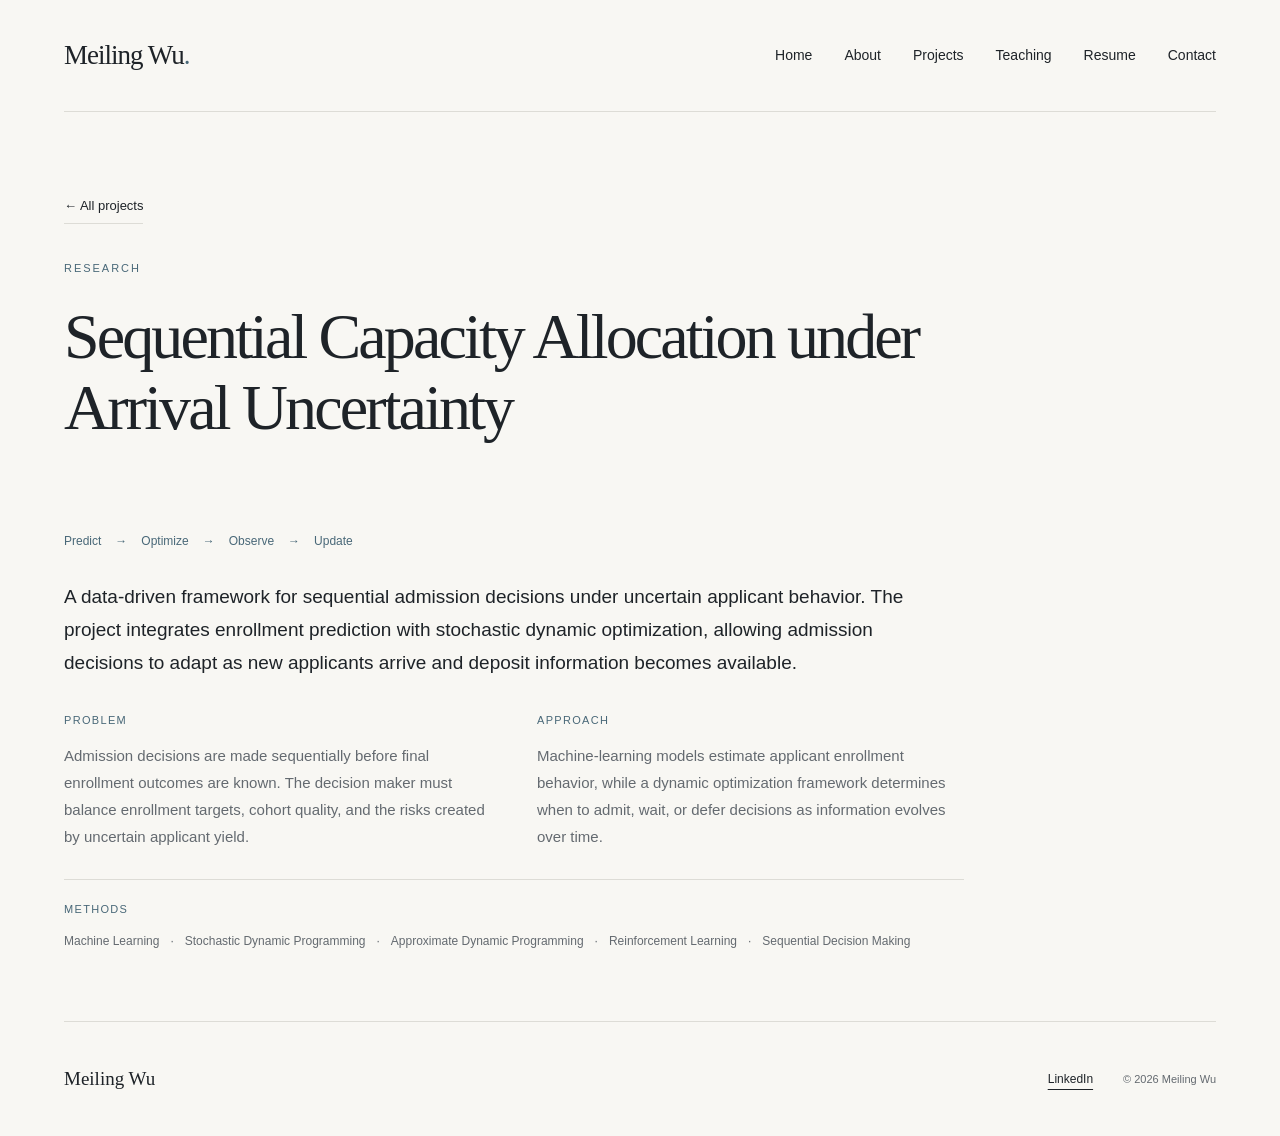
<file: sequential-capacity-allocation.html>
<!doctype html>
<html lang="en">
<head>
  <meta charset="utf-8">
  <meta name="viewport" content="width=device-width, initial-scale=1">
  <title>Sequential Capacity Allocation under Arrival Uncertainty — Meiling Wu</title>
  <meta name="description" content="A data-driven framework for sequential admission decisions under uncertain applicant behavior. The project integrates enrollment prediction with stochastic dynamic optimization, allowing admission decisions to adapt as new applicants arrive and deposit information becomes available.">
  <meta property="og:title" content="Sequential Capacity Allocation under Arrival Uncertainty — Meiling Wu">
  <meta property="og:description" content="A data-driven framework for sequential admission decisions under uncertain applicant behavior. The project integrates enrollment prediction with stochastic dynamic optimization, allowing admission decisions to adapt as new applicants arrive and deposit information becomes available.">
  <meta property="og:type" content="website">
  <link rel="icon" href="assets/icons/favicon.svg" type="image/svg+xml">
  <link rel="stylesheet" href="styles.css">
  <script src="site-data.js" defer></script>
  <script src="script.js" defer></script>
</head>
<body class="projects-page project-detail-page">
  <a class="skip-link" href="#main">Skip to content</a>
  <header class="site-header wrap">
    <a class="wordmark" href="index.html">Meiling Wu<span class="wordmark-dot" aria-hidden="true">.</span></a>
    <button class="menu-toggle" type="button" aria-expanded="false" aria-controls="site-nav" hidden>Menu <span aria-hidden="true">＋</span></button>
    <nav id="site-nav" aria-label="Main navigation"><a href="index.html">Home</a><a href="about.html">About</a><a href="projects.html">Projects</a><a href="teaching.html">Teaching</a><a href="resume.html">Resume</a><a href="contact.html">Contact</a></nav>
  </header>
  <main id="main" class="wrap" tabindex="-1">
    <section class="page-intro project-detail-intro">
      <a class="arrow-link" href="projects.html">← All projects</a>
      <p class="eyebrow">Research</p>
      <h1>Sequential Capacity Allocation under Arrival Uncertainty</h1>
    </section>
    <article class="project-detail-body" aria-label="Project details">
          <ol class="project-flow" aria-label="Project process"><li>Predict</li><li>Optimize</li><li>Observe</li><li>Update</li></ol>
          <p class="research-description">A data-driven framework for sequential admission decisions under uncertain applicant behavior. The project integrates enrollment prediction with stochastic dynamic optimization, allowing admission decisions to adapt as new applicants arrive and deposit information becomes available.</p>
          <div class="research-details"><section><h4>Problem</h4><p>Admission decisions are made sequentially before final enrollment outcomes are known. The decision maker must balance enrollment targets, cohort quality, and the risks created by uncertain applicant yield.</p></section><section><h4>Approach</h4><p>Machine-learning models estimate applicant enrollment behavior, while a dynamic optimization framework determines when to admit, wait, or defer decisions as information evolves over time.</p></section></div>
          <div class="project-methods"><h4>Methods</h4><ul><li>Machine Learning</li><li>Stochastic Dynamic Programming</li><li>Approximate Dynamic Programming</li><li>Reinforcement Learning</li><li>Sequential Decision Making</li></ul></div></article>
</main>
  <footer class="site-footer wrap">
    <a class="footer-name" href="index.html">Meiling Wu</a>
    <div class="footer-links" data-social-links></div>
    <small>© <span data-year>2026</span> Meiling Wu</small>
  </footer>
</body>
</html>
</file>
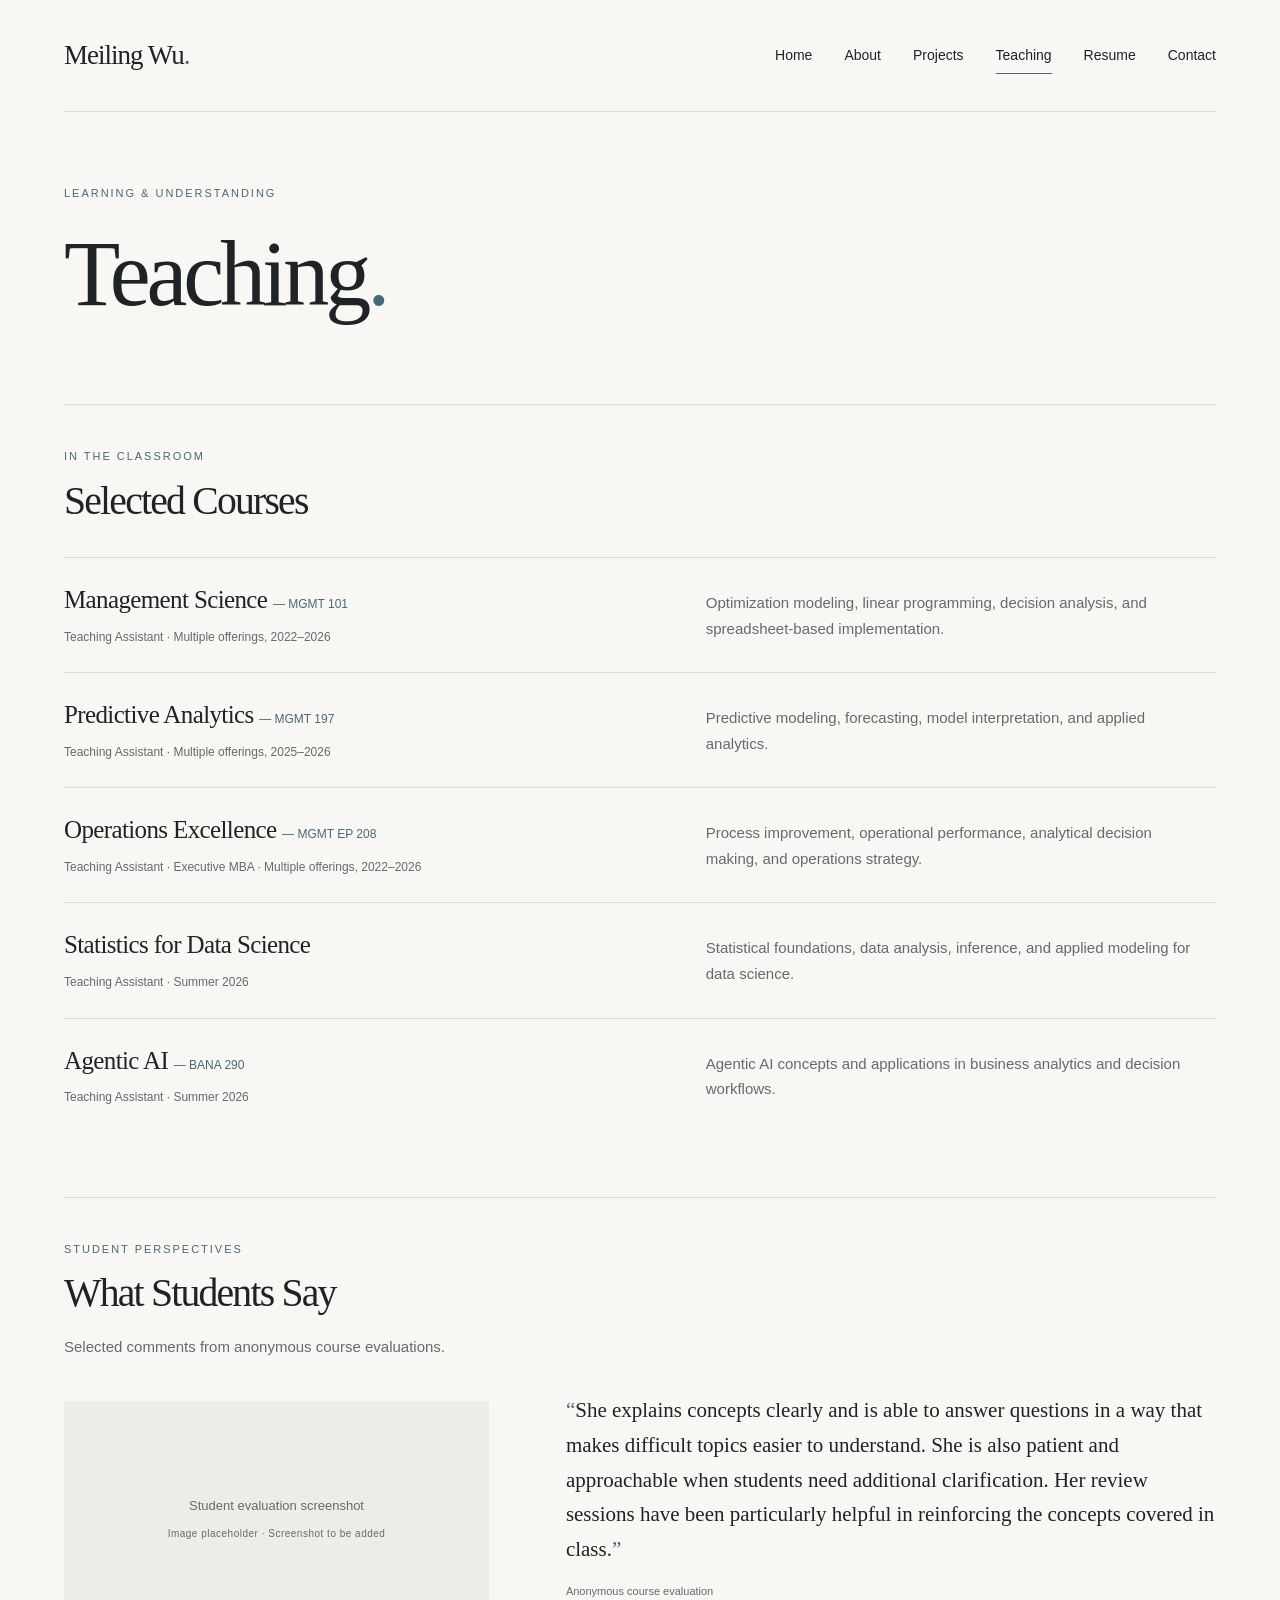
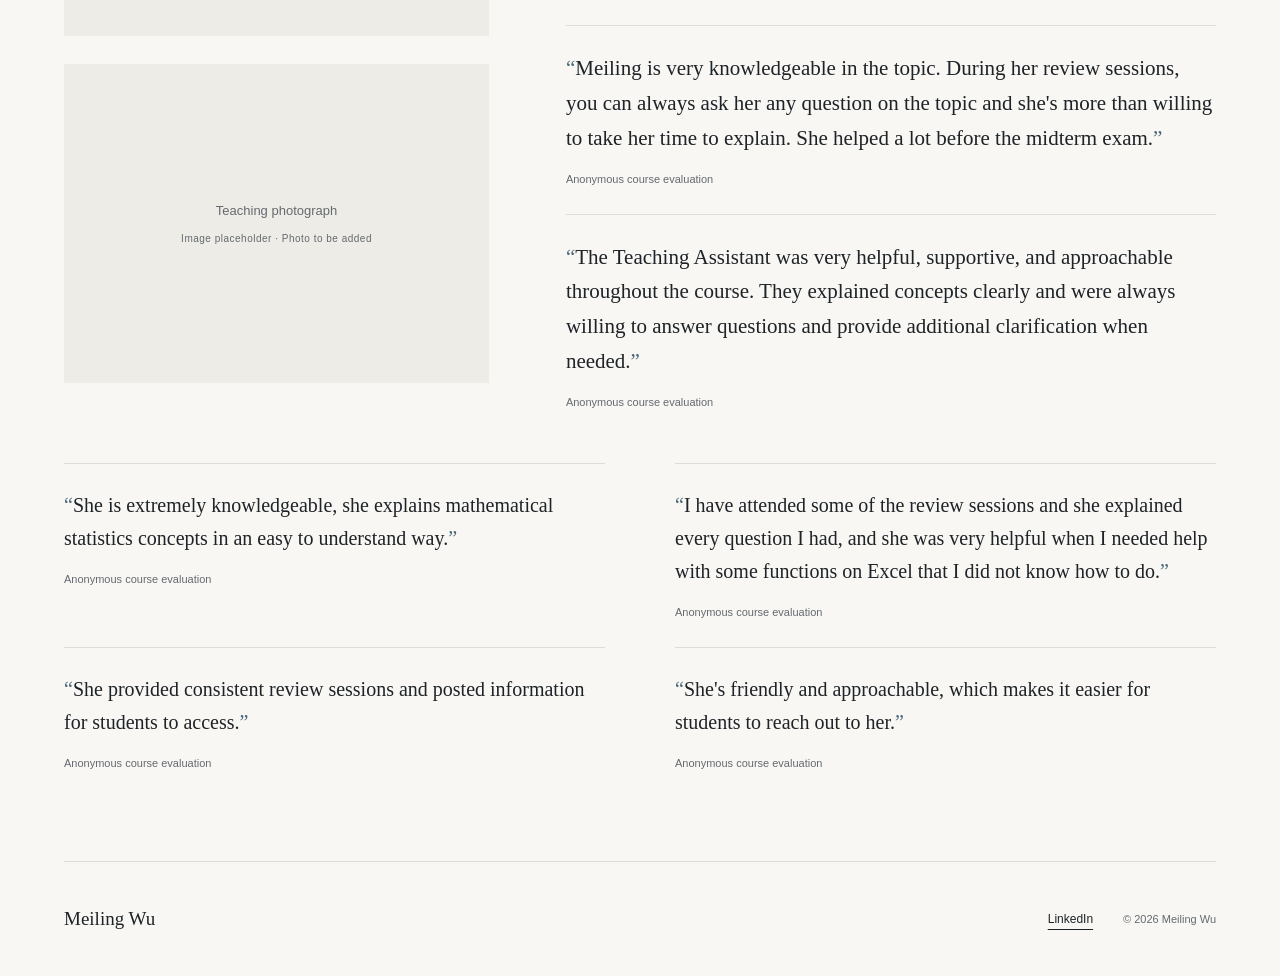
<file: teaching.html>
<!doctype html>
<html lang="en">
<head>
  <meta charset="utf-8">
  <meta name="viewport" content="width=device-width, initial-scale=1">
  <title>Teaching — Meiling Wu</title>
  <meta name="description" content="Meiling Wu’s teaching in quantitative methods at the Paul Merage School of Business: selected courses, teaching approach, and anonymous student feedback.">
  <meta property="og:title" content="Teaching — Meiling Wu">
  <meta property="og:description" content="Meiling Wu’s teaching in quantitative methods at the Paul Merage School of Business: selected courses, teaching approach, and anonymous student feedback.">
  <meta property="og:type" content="website">
  <link rel="icon" href="assets/icons/favicon.svg" type="image/svg+xml">
  <link rel="stylesheet" href="styles.css?v=teaching-3">
  <script src="site-data.js" defer></script>
  <script src="script.js" defer></script>
</head>
<body class="teaching-page">
  <a class="skip-link" href="#main">Skip to content</a>
  <header class="site-header wrap">
    <a class="wordmark" href="index.html">Meiling Wu<span class="wordmark-dot" aria-hidden="true">.</span></a>
    <button class="menu-toggle" type="button" aria-expanded="false" aria-controls="site-nav" hidden>Menu <span aria-hidden="true">＋</span></button>
    <nav id="site-nav" aria-label="Main navigation"><a href="index.html">Home</a><a href="about.html">About</a><a href="projects.html">Projects</a><a href="teaching.html" aria-current="page">Teaching</a><a href="resume.html">Resume</a><a href="contact.html">Contact</a></nav>
  </header>
  <main id="main" class="wrap" tabindex="-1">

    <section class="teaching-intro" aria-labelledby="teaching-title">
      <div class="teaching-intro-copy">
        <p class="eyebrow">Learning &amp; understanding</p>
        <h1 id="teaching-title">Teaching<span class="accent">.</span></h1>
      </div>
    </section>
    <section class="teaching-courses" aria-labelledby="courses-title">
      <header class="teaching-section-heading"><p class="eyebrow">In the classroom</p><h2 id="courses-title">Selected Courses</h2></header>
      <div class="course-list">
        <article class="course-row">
          <div><h3>Management Science <span class="course-code">— MGMT 101</span></h3><p class="course-role">Teaching Assistant · Multiple offerings, 2022–2026</p></div>
          <p class="course-description">Optimization modeling, linear programming, decision analysis, and spreadsheet-based implementation.</p>
        </article>
        <article class="course-row">
          <div><h3>Predictive Analytics <span class="course-code">— MGMT 197</span></h3><p class="course-role">Teaching Assistant · Multiple offerings, 2025–2026</p></div>
          <p class="course-description">Predictive modeling, forecasting, model interpretation, and applied analytics.</p>
        </article>
        <article class="course-row">
          <div><h3>Operations Excellence <span class="course-code">— MGMT EP 208</span></h3><p class="course-role">Teaching Assistant · Executive MBA · Multiple offerings, 2022–2026</p></div>
          <p class="course-description">Process improvement, operational performance, analytical decision making, and operations strategy.</p>
        </article>
        <article class="course-row">
          <div><h3>Statistics for Data Science</h3><p class="course-role">Teaching Assistant · Summer 2026</p></div>
          <p class="course-description">Statistical foundations, data analysis, inference, and applied modeling for data science.</p>
        </article>
        <article class="course-row">
          <div><h3>Agentic AI <span class="course-code">— BANA 290</span></h3><p class="course-role">Teaching Assistant · Summer 2026</p></div>
          <p class="course-description">Agentic AI concepts and applications in business analytics and decision workflows.</p>
        </article>
      </div>
    </section>
    <section class="teaching-feedback" aria-labelledby="feedback-title">
      <header class="teaching-section-heading"><p class="eyebrow">Student perspectives</p><h2 id="feedback-title">What Students Say</h2><p>Selected comments from anonymous course evaluations.</p></header>
      <div class="feedback-layout">
        <div class="feedback-images">
        <figure class="evaluation-image">
          <!-- Image placeholder requested by Meiling; replace when the evaluation screenshot is uploaded. -->
          <div class="evaluation-pending"><span>Student evaluation screenshot<small>Image placeholder · Screenshot to be added</small></span></div>
        </figure>
      <figure class="teaching-photo">
        <!-- Image placeholder requested by Meiling; replace when the teaching photo is uploaded. -->
        <div class="teaching-image-pending" role="img" aria-label="Development placeholder: teaching photograph not yet supplied"><span>Teaching photograph<small>Image placeholder · Photo to be added</small></span></div>
      </figure>
        </div>
        <div class="featured-comments">
          <figure class="student-comment"><blockquote><p>She explains concepts clearly and is able to answer questions in a way that makes difficult topics easier to understand. She is also patient and approachable when students need additional clarification. Her review sessions have been particularly helpful in reinforcing the concepts covered in class.</p></blockquote><figcaption>Anonymous course evaluation</figcaption></figure>
          <figure class="student-comment"><blockquote><p>Meiling is very knowledgeable in the topic. During her review sessions, you can always ask her any question on the topic and she's more than willing to take her time to explain. She helped a lot before the midterm exam.</p></blockquote><figcaption>Anonymous course evaluation</figcaption></figure>
          <figure class="student-comment"><blockquote><p>The Teaching Assistant was very helpful, supportive, and approachable throughout the course. They explained concepts clearly and were always willing to answer questions and provide additional clarification when needed.</p></blockquote><figcaption>Anonymous course evaluation</figcaption></figure>
        </div>
      </div>
      <div class="additional-comments">
        <figure class="student-comment"><blockquote><p>She is extremely knowledgeable, she explains mathematical statistics concepts in an easy to understand way.</p></blockquote><figcaption>Anonymous course evaluation</figcaption></figure>
        <figure class="student-comment"><blockquote><p>I have attended some of the review sessions and she explained every question I had, and she was very helpful when I needed help with some functions on Excel that I did not know how to do.</p></blockquote><figcaption>Anonymous course evaluation</figcaption></figure>
        <figure class="student-comment"><blockquote><p>She provided consistent review sessions and posted information for students to access.</p></blockquote><figcaption>Anonymous course evaluation</figcaption></figure>
        <figure class="student-comment"><blockquote><p>She's friendly and approachable, which makes it easier for students to reach out to her.</p></blockquote><figcaption>Anonymous course evaluation</figcaption></figure>
      </div>
    </section>
</main>
  <footer class="site-footer wrap">
    <a class="footer-name" href="index.html">Meiling Wu</a>
    <div class="footer-links" data-social-links></div>
    <small>© <span data-year>2026</span> Meiling Wu</small>
  </footer>
</body>
</html>
</file>
<file: styles.css>
:root {
  --bg:#f8f7f3;
  --surface:#fff;
  --text:#1e2328;
  --muted:#646a70;
  --line:#dddcd6;
  --accent:#496878;
  --serif:Georgia,'Times New Roman',serif;
  --sans:'Helvetica Neue',Helvetica,Arial,sans-serif;
  --gutter:clamp(24px,5vw,72px)
}
* {
  box-sizing:border-box
}
html {
  scroll-behavior:smooth
}
body {
  margin:0;
  background:var(--bg);
  color:var(--text);
  font-family:var(--sans);
  font-size:16px;
  line-height:1.7;
  -webkit-font-smoothing:antialiased
}
a {
  color:inherit;
  text-underline-offset:6px;
  text-decoration-thickness:1px
}
a:hover {
  color:var(--accent)
}
button {
  font:inherit
}
a,button {
  -webkit-tap-highlight-color:transparent
}
a:focus-visible,button:focus-visible {
  outline:2px solid var(--accent);
  outline-offset:6px
}
h1,h2,h3,p,figure {
  margin:0
}
h1,h2,h3 {
  font-weight:400
}
h1,h2 {
  font-family:var(--serif);
  line-height:1.12;
  letter-spacing:-.045em
}
h1 {
  font-size:clamp(56px,7.2vw,94px)
}
h2 {
  font-size:clamp(30px,3.1vw,42px)
}
h3 {
  font-size:20px;
  line-height:1.4
}
p {
  color:var(--muted)
}
[hidden] {
  display:none!important
}
.wrap {
  width:min(100% - var(--gutter)*2,1180px);
  margin-inline:auto
}
.accent {
  color:var(--accent)
}
.site-header {
  display:flex;
  align-items:center;
  justify-content:space-between;
  min-height:112px;
  border-bottom:1px solid var(--line);
  gap:30px
}
.wordmark {
  font-family:var(--serif);
  font-size:27px;
  letter-spacing:-1px;
  text-decoration:none;
  white-space:nowrap
}
.wordmark-dot {
  color:var(--accent)
}
nav {
  display:flex;
  gap:clamp(20px,2.5vw,34px);
  align-items:center
}
nav a {
  font-size:14px;
  text-decoration:none;
  padding-block:12px;
  position:relative
}
nav a[aria-current=page]::after {
  content:'';
  height:1px;
  background:var(--accent);
  position:absolute;
  bottom:5px;
  left:0;
  right:0
}
.menu-toggle {
  border:0;
  background:none;
  padding:10px 0;
  color:var(--text);
  gap:18px;
  align-items:center
}
.skip-link {
  position:fixed;
  top:12px;
  left:12px;
  z-index:10;
  background:var(--text);
  color:var(--bg);
  padding:10px 20px;
  transform:translateY(-180%)
}
.skip-link:focus {
  transform:translateY(0)
}
main {
  min-height:calc(100svh - 260px)
}
.eyebrow {
  text-transform:uppercase;
  font-size:11px;
  letter-spacing:.18em;
  color:var(--accent);
  font-weight:500
}
.home-hero {
  padding:84px 0 94px;
  display:grid;
  grid-template-columns:1.2fr 1fr;
  gap:clamp(45px,8vw,110px);
  align-items:center
}
.hero-copy .eyebrow {
  margin-bottom:19px
}
.hero-copy h1 {
  white-space:nowrap
}
.hero-intro {
  font-size:clamp(21px,2.15vw,28px);
  line-height:1.5;
  color:var(--text);
  margin-top:28px;
  letter-spacing:-.025em
}
.hero-note {
  font-size:16px;
  margin-top:18px;
  line-height:1.8
}
.text-links {
  display:flex;
  flex-wrap:wrap;
  gap:25px;
  margin-top:35px
}
.text-links a,.arrow-link {
  font-size:13px;
  text-decoration:none;
  display:inline-flex;
  gap:17px;
  align-items:center;
  border-bottom:1px solid var(--line);
  padding-block:6px
}
.text-links a:hover,.arrow-link:hover {
  border-color:var(--accent)
}
.photo-placeholder {
  background:#eae8e1;
  min-width:0;
  display:flex;
  flex-direction:column;
  justify-content:center;
  align-items:center;
  aspect-ratio:4/5;
  text-align:center;
  color:#66675f;
  position:relative;
  outline:1px solid #d8d5cb;
  outline-offset:-14px;
  font-size:12px;
  letter-spacing:.02em;
  gap:13px
}
.photo-placeholder small {
  display:block;
  font-size:10px;
  letter-spacing:.08em;
  text-transform:uppercase;
  margin-top:6px
}
.placeholder-mark {
  font-family:var(--serif);
  font-size:27px;
  color:#7a7c70;
  font-weight:400
}
.hero-photo {
  max-width:420px;
  width:100%;
  justify-self:end
}
.hero-photo figcaption {
  font-family:var(--serif);
  font-size:15px;
  font-style:italic;
  color:var(--muted);
  text-align:right;
  padding-top:12px
}
.personal-section {
  border-top:1px solid var(--line);
  padding-top:48px
}
.section-heading .eyebrow {
  margin-bottom:15px
}
.interests-grid {
  display:grid;
  grid-template-columns:1fr 1fr;
  gap:70px;
  margin-top:45px
}
.interest {
  border-top:1px solid var(--line);
  padding-top:23px;
  min-height:150px
}
.section-label {
  display:flex;
  align-items:baseline;
  gap:20px
}
.section-label>span,.project-number {
  font-size:11px;
  letter-spacing:.08em;
  color:var(--accent)
}
.section-label h3,.section-label h2 {
  font-family:var(--serif);
  font-size:25px;
  letter-spacing:-.025em
}
.empty-note {
  font-size:14px;
  line-height:1.8
}
.interest .empty-note {
  margin:20px 0 0 35px
}
.interest-list {
  padding:0;
  margin:22px 0 0;
  list-style:none;
  counter-reset:item
}
.interest-list li {
  display:flex;
  gap:20px;
  border-bottom:1px solid var(--line);
  padding:12px 0;
  font-size:14px
}
.interest-list li::before {
  counter-increment:item;
  content:counter(item,decimal-leading-zero);
  font-size:11px;
  color:var(--accent)
}
.interest-list small {
  color:var(--muted);
  font-size:13px
}
.travel-section {
  padding-top:34px;
  padding-bottom:76px
}
.travel-heading {
  display:flex;
  align-items:baseline;
  justify-content:space-between;
  gap:20px;
  margin-bottom:25px
}
.small-note {
  font-size:12px
}
.travel-grid {
  display:grid;
  grid-template-columns:repeat(3,minmax(0,1fr));
  gap:22px
}
.travel-grid .photo-placeholder {
  aspect-ratio:4/3;
  background:#e8e9e3
}
.travel-grid figure:nth-child(2) .photo-placeholder {
  background:#e5e8e8
}
.travel-grid figure:nth-child(3) .photo-placeholder {
  background:#ece7e0
}
.travel-grid img {
  display:block;
  width:100%;
  aspect-ratio:4/3;
  object-fit:cover
}
.travel-grid figcaption {
  font-size:12px;
  color:var(--muted);
  padding-top:10px
}
.home-closing {
  display:flex;
  justify-content:space-between;
  align-items:center;
  gap:25px;
  border-top:1px solid var(--line);
  padding:44px 0 64px
}
.home-closing h2 {
  font-size:29px
}
.site-footer {
  border-top:1px solid var(--line);
  display:flex;
  align-items:center;
  gap:30px;
  min-height:115px;
  padding-block:28px
}
.footer-name {
  font-family:var(--serif);
  font-size:19px;
  text-decoration:none
}
.footer-links {
  display:flex;
  gap:22px;
  font-size:12px;
  margin-left:auto
}
.site-footer small {
  color:var(--muted);
  font-size:11px
}
.page-intro {
  padding:77px 0 64px
}
.page-intro .eyebrow {
  margin-bottom:23px
}
.page-intro .lead {
  margin-top:28px
}
.lead {
  font-size:clamp(21px,2.2vw,28px);
  line-height:1.55;
  letter-spacing:-.025em;
  color:var(--text)
}
.intro-width {
  max-width:650px
}
.about-intro {
  display:grid;
  grid-template-columns:1.45fr 1fr;
  gap:100px;
  align-items:start;
  padding-bottom:88px
}
.about-intro .photo-placeholder {
  width:100%;
  max-width:340px;
  justify-self:end;
  aspect-ratio:1/1.05
}
.prose p+p {
  margin-top:24px
}
.prose .arrow-link {
  margin-top:26px
}
.ruled-section {
  display:grid;
  grid-template-columns:1fr 1.6fr;
  gap:65px;
  border-top:1px solid var(--line);
  padding:46px 0 64px
}
.ruled-section .eyebrow {
  margin-bottom:14px
}
.focus-list article,.journey article {
  padding-bottom:26px
}
.focus-list article+article,.journey article+article {
  padding-top:26px;
  border-top:1px solid var(--line)
}
.focus-list p,.journey p {
  font-size:15px;
  margin-top:9px
}
.project-row {
  display:grid;
  grid-template-columns:45px 1fr 130px;
  gap:25px;
  border-top:1px solid var(--line);
  padding:36px 0 40px;
  align-items:baseline
}
.project-row h2 {
  font-size:clamp(27px,3vw,38px);
  max-width:730px;
  line-height:1.22
}
.project-row p {
  margin-top:17px
}
.project-status {
  font-size:11px;
  color:var(--muted);
  text-align:right
}
.page-note {
  font-size:13px;
  padding:12px 0 65px
}
.draft-label {
  font-size:11px;
  color:var(--accent);
  margin-top:20px;
  max-width:220px
}
.teaching-philosophy {
  padding-top:35px
}
.resume-section {
  padding-bottom:85px
}
.document-placeholder {
  padding:60px 30px 70px;
  text-align:center;
  border:1px solid var(--line)
}
.document-icon {
  font-size:28px;
  color:var(--accent);
  display:block;
  margin-bottom:23px
}
.document-placeholder h2 {
  font-size:32px
}
.document-placeholder p {
  font-size:14px;
  margin-top:16px
}
.resume-actions {
  display:flex;
  gap:28px;
  align-items:center;
  margin-bottom:35px
}
.button-link {
  display:inline-flex;
  gap:35px;
  background:var(--accent);
  color:white;
  padding:13px 23px;
  text-decoration:none;
  font-size:14px
}
.button-link:hover {
  color:white;
  background:var(--text)
}
.pdf-preview object {
  width:100%;
  height:800px;
  border:1px solid var(--line)
}
.contact-intro {
  padding-top:100px
}
.contact-list {
  max-width:760px;
  padding-bottom:100px
}
.contact-list .empty-note {
  padding-top:30px;
  border-top:1px solid var(--line)
}
.contact-row {
  display:flex;
  justify-content:space-between;
  border-top:1px solid var(--line);
  padding:24px 0;
  text-decoration:none;
  font-size:20px;
  overflow-wrap:anywhere
}
@media(min-width:761px) {
  .menu-toggle {
    display:none
  }
}
@media(max-width:1000px) {
  .home-hero {
    gap:40px
  }
  .hero-copy h1 {
    font-size:clamp(52px,7.5vw,76px)
  }
  .text-links {
    gap:17px
  }
  .about-intro {
    gap:50px
  }
  .ruled-section {
    gap:40px
  }
  .project-row {
    grid-template-columns:30px 1fr
  }
  .project-status {
    grid-column:2;
    text-align:left
  }
  .interests-grid {
    gap:40px
  }
}
@media(max-width:760px) {
  .site-header {
    flex-wrap:wrap;
    min-height:88px;
    gap:0;
    padding-block:23px
  }
  .wordmark {
    font-size:25px
  }
  .menu-toggle:not([hidden]) {
    display:inline-flex;
    margin-left:auto
  }
  nav {
    width:100%;
    flex-wrap:wrap;
    gap:5px 25px;
    padding-top:18px
  }
  nav a {
    font-size:14px
  }
  .js nav:not(.is-open) {
    display:none
  }
  .home-hero {
    padding:53px 0 57px;
    grid-template-columns:1fr;
    gap:40px
  }
  .hero-copy h1 {
    font-size:clamp(57px,12vw,86px)
  }
  .hero-intro {
    font-size:24px;
    margin-top:22px
  }
  .hero-note {
    font-size:15px
  }
  .hero-photo {
    justify-self:start;
    max-width:none
  }
  .hero-photo .photo-placeholder {
    aspect-ratio:5/4
  }
  .hero-photo figcaption {
    font-size:14px
  }
  .personal-section {
    padding-top:34px
  }
  .interests-grid {
    margin-top:32px;
    gap:25px
  }
  .section-label {
    gap:12px
  }
  .section-label h3 {
    font-size:22px
  }
  .interest .empty-note {
    margin-left:0
  }
  .travel-heading {
    align-items:start;
    flex-direction:column;
    gap:10px
  }
  .travel-grid {
    gap:14px
  }
  .travel-grid .photo-placeholder {
    aspect-ratio:3/4;
    outline-offset:-8px
  }
  .travel-grid .photo-placeholder small {
    font-size:8px;
    max-width:90px
  }
  .travel-grid .photo-placeholder>span:last-child {
    font-size:10px
  }
  .travel-section {
    padding-top:22px;
    padding-bottom:45px
  }
  .home-closing {
    align-items:start;
    padding:32px 0 44px;
    flex-direction:column;
    gap:15px
  }
  .home-closing h2 {
    font-size:28px
  }
  .site-footer {
    gap:18px;
    flex-wrap:wrap;
    min-height:100px
  }
  .footer-links:empty {
    display:none
  }
  .site-footer small {
    margin-left:auto
  }
  .page-intro {
    padding:52px 0 40px
  }
  .about-intro {
    grid-template-columns:1fr;
    gap:35px;
    padding-bottom:50px
  }
  .about-intro .photo-placeholder {
    justify-self:start;
    max-width:100%;
    aspect-ratio:5/4
  }
  .ruled-section {
    grid-template-columns:1fr;
    gap:26px;
    padding:32px 0 40px
  }
  .project-row {
    gap:13px;
    padding:27px 0
  }
  .project-row h2 {
    font-size:28px
  }
  .draft-label {
    max-width:none
  }
  .document-placeholder {
    padding:42px 20px
  }
  .document-placeholder h2 {
    font-size:28px
  }
  .pdf-preview {
    display:none
  }
  .resume-actions {
    flex-wrap:wrap
  }
  .contact-intro {
    padding-top:65px
  }
  .contact-list {
    padding-bottom:70px
  }
}
@media(max-width:420px) {
  .interests-grid {
    grid-template-columns:1fr;
    gap:10px
  }
  .interest {
    min-height:125px
  }
  .travel-grid {
    grid-template-columns:1fr
  }
  .travel-grid .photo-placeholder {
    aspect-ratio:4/3;
    outline-offset:-12px
  }
  .travel-grid .photo-placeholder>span:last-child {
    font-size:12px
  }
  .travel-grid .photo-placeholder small {
    font-size:10px;
    max-width:none
  }
  .site-footer {
    column-gap:20px
  }
  .footer-links {
    margin-left:0
  }
  .footer-links:not(:empty)+small {
    width:100%;
    margin:0
  }
  .desktop-break {
    display:none
  }
}
@media(prefers-reduced-motion:reduce) {
  html {
    scroll-behavior:auto
  }
}

/* Home refinements: scoped to preserve the professional pages. */
.home-page .home-hero {
  padding-bottom: 76px;
}
.home-page .photo-placeholder {
  outline: none;
  background: #eeece6;
}
.home-page .hero-photo img {
  display: block;
  width: 100%;
  aspect-ratio: 4 / 5;
  object-fit: cover;
}
.home-page .hero-photo figcaption {
  font-size: 13px;
  padding-top: 10px;
}
.home-page .interest {
  min-height: 128px;
}
.home-page .travel-section {
  padding-top: 38px;
  padding-bottom: 0;
}
.home-page .travel-heading {
  margin-bottom: 28px;
}
.home-page .travel-heading .small-note {
  font-size: 11px;
  color: #6e7378;
}
.home-page .travel-grid {
  grid-template-columns: minmax(0, 1.5fr) minmax(0, 1fr);
  column-gap: clamp(32px, 5vw, 72px);
  row-gap: 16px;
  align-items: start;
}
.home-page .travel-grid figure:nth-child(3n + 2) {
  margin-top: 48px;
}
.home-page .travel-grid figure:nth-child(3n) {
  grid-column: 1 / -1;
  width: 44%;
  margin-left: 26%;
}
.home-page .travel-grid .photo-placeholder,
.home-page .travel-grid img {
  aspect-ratio: 3 / 2;
}
.home-page .travel-grid figure:nth-child(3n + 2) .photo-placeholder,
.home-page .travel-grid figure:nth-child(3n + 2) img {
  aspect-ratio: 4 / 5;
}
.home-page .travel-grid .photo-placeholder small {
  font-size: 10px;
  max-width: none;
}
.home-page .travel-grid .photo-placeholder > span:last-child {
  font-size: 12px;
}
.home-page .personal-line {
  padding: 44px 0 50px;
  text-align: center;
}
.home-page .personal-line p {
  font-family: var(--serif);
  font-style: italic;
  font-size: 21px;
}
.home-page .personal-line small {
  display: block;
  margin-top: 9px;
  color: var(--muted);
  font-size: 10px;
  letter-spacing: .04em;
}
.home-page .site-footer {
  min-height: 100px;
}
.home-page .footer-links > span {
  color: var(--muted);
}
@media (max-width: 760px) {
  .home-page .home-hero {
    padding-bottom: 48px;
  }
  .home-page .hero-photo img {
    aspect-ratio: 5 / 4;
  }
  .home-page .travel-section {
    padding-top: 24px;
  }
  .home-page .travel-grid {
    column-gap: 28px;
    row-gap: 16px;
  }
  .home-page .travel-grid figure:nth-child(3n + 2) {
    margin-top: 30px;
  }
  .home-page .personal-line {
    padding: 36px 0 42px;
  }
}
@media (max-width: 540px) {
  .home-page .travel-grid {
    grid-template-columns: minmax(0, 1fr);
    row-gap: 20px;
  }
  .home-page .travel-grid figure:nth-child(3n + 2) {
    width: 72%;
    justify-self: end;
    margin-top: 0;
  }
  .home-page .travel-grid figure:nth-child(3n) {
    width: 86%;
    margin-left: 8%;
  }
  .home-page .site-footer {
    display: grid;
    grid-template-columns: 1fr auto;
    gap: 14px;
    padding-block: 25px;
  }
  .home-page .footer-links {
    gap: 15px;
    margin: 0;
  }
  .home-page .site-footer small {
    grid-column: 1 / -1;
    margin: 0;
  }
}

/* Projects: research features followed by a compact consulting index. */
.projects-page .page-intro {
  padding-bottom: 62px;
}
.projects-page .project-section-links {
  display: flex;
  flex-wrap: wrap;
  gap: 18px 34px;
  margin-top: 30px;
  font-size: 13px;
}
.projects-page .project-section-links a {
  text-decoration: none;
  border-bottom: 1px solid var(--line);
  padding-bottom: 5px;
}
.projects-page .project-section-links span {
  margin-left: 14px;
  color: var(--accent);
}
.projects-page .research-section,
.projects-page .consulting-section {
  scroll-margin-top: 30px;
}
.projects-page .project-section-heading {
  display: flex;
  align-items: baseline;
  justify-content: space-between;
  gap: 35px;
  padding: 28px 0 34px;
  border-top: 1px solid var(--text);
}
.projects-page .project-section-heading h2 {
  font-size: clamp(32px, 3.4vw, 46px);
}
.projects-page .section-context {
  color: var(--muted);
  font-size: 12px;
}
.projects-page .research-project {
  border-top: 1px solid var(--line);
  padding: 43px 0 58px;
}
.projects-page .project-heading {
  display: grid;
  grid-template-columns: 90px minmax(0, 1fr);
  gap: 28px;
  align-items: baseline;
}
.projects-page .editorial-number {
  font-family: var(--serif);
  font-size: 48px;
  line-height: 1;
  letter-spacing: -.05em;
  color: var(--accent);
}
.projects-page .project-heading h3 {
  font-family: var(--serif);
  font-size: clamp(32px, 3.7vw, 48px);
  line-height: 1.16;
  letter-spacing: -.035em;
  max-width: 820px;
  text-wrap: balance;
}
.projects-page .research-body {
  margin-left: 118px;
}
.projects-page .project-flow {
  display: flex;
  flex-wrap: wrap;
  gap: 8px 14px;
  list-style: none;
  padding: 0;
  margin: 25px 0 28px;
  color: var(--accent);
  font-size: 12px;
}
.projects-page .project-flow li:not(:last-child)::after {
  content: '→';
  padding-left: 14px;
}
.projects-page .research-description {
  font-size: 19px;
  line-height: 1.75;
  color: var(--text);
  max-width: 870px;
}
.projects-page .research-details {
  display: grid;
  grid-template-columns: 1fr 1fr;
  gap: 46px;
  margin-top: 32px;
}
.projects-page h4 {
  margin: 0 0 12px;
  font-size: 11px;
  font-weight: 500;
  letter-spacing: .12em;
  text-transform: uppercase;
  color: var(--accent);
}
.projects-page .research-details p {
  font-size: 15px;
  line-height: 1.8;
}
.projects-page .project-methods {
  margin-top: 29px;
  padding-top: 20px;
  border-top: 1px solid var(--line);
}
.projects-page .project-methods ul {
  display: flex;
  flex-wrap: wrap;
  gap: 6px 0;
  list-style: none;
  padding: 0;
  margin: 0;
  font-size: 12px;
  color: var(--muted);
}
.projects-page .project-methods li:not(:last-child)::after {
  content: '·';
  padding-inline: 11px;
}
.projects-page .research-impact {
  margin-top: 32px;
  padding-top: 24px;
  border-top: 1px solid var(--line);
}
.projects-page .research-impact dl {
  display: grid;
  grid-template-columns: repeat(3, minmax(0, 1fr));
  gap: 25px;
  margin: 19px 0 0;
}
.projects-page .research-impact dl > div {
  display: flex;
  flex-direction: column;
  gap: 9px;
}
.projects-page .research-impact dt {
  font-size: 12px;
  color: var(--muted);
}
.projects-page .research-impact dd {
  order: -1;
  font-family: var(--serif);
  font-size: clamp(35px, 3.8vw, 48px);
  line-height: 1.15;
  color: var(--accent);
  margin: 0;
  letter-spacing: -.04em;
}
.projects-page .consulting-section {
  margin-top: 30px;
  padding-bottom: 45px;
}
.projects-page .consulting-section .project-section-heading p {
  max-width: 430px;
  font-size: 15px;
}
.projects-page .applied-project {
  display: grid;
  grid-template-columns: 65px minmax(0, .9fr) minmax(0, 1.4fr);
  gap: 30px;
  align-items: baseline;
  border-top: 1px solid var(--line);
  padding: 34px 0 39px;
}
.projects-page .applied-project .editorial-number {
  font-size: 34px;
}
.projects-page .applied-heading h3 {
  font-family: var(--serif);
  font-size: clamp(26px, 2.5vw, 32px);
  letter-spacing: -.03em;
  line-height: 1.2;
}
.projects-page .project-organization {
  font-size: 12px;
  margin-top: 14px;
  max-width: 290px;
}
.projects-page .applied-project .project-flow {
  font-size: 11px;
  gap: 6px 9px;
  margin: 21px 0 0;
}
.projects-page .applied-project .project-flow li:not(:last-child)::after {
  padding-left: 9px;
}
.projects-page .applied-body > p {
  font-size: 15px;
  line-height: 1.8;
}
.projects-page .applied-body > p + p {
  margin-top: 14px;
}
.projects-page .applied-body strong {
  font-weight: 500;
  color: var(--text);
}
.projects-page .applied-body .project-methods {
  border-top: 0;
  padding-top: 0;
  margin-top: 23px;
}
@media (max-width: 1000px) {
  .projects-page .project-heading {
    grid-template-columns: 60px minmax(0, 1fr);
    gap: 25px;
  }
  .projects-page .research-body {
    margin-left: 85px;
  }
  .projects-page .applied-project {
    grid-template-columns: 42px minmax(0, .9fr) minmax(0, 1.3fr);
    gap: 22px;
  }
  .projects-page .research-details {
    gap: 28px;
  }
}
@media (max-width: 760px) {
  .projects-page .page-intro {
    padding-bottom: 42px;
  }
  .projects-page .project-section-heading {
    flex-direction: column;
    gap: 15px;
    padding: 24px 0;
  }
  .projects-page .research-project {
    padding: 30px 0 40px;
  }
  .projects-page .project-heading {
    grid-template-columns: 40px minmax(0, 1fr);
    gap: 15px;
  }
  .projects-page .editorial-number {
    font-size: 32px;
  }
  .projects-page .project-heading h3 {
    font-size: clamp(28px, 5vw, 36px);
  }
  .projects-page .research-body {
    margin-left: 0;
  }
  .projects-page .research-description {
    font-size: 17px;
  }
  .projects-page .research-details {
    grid-template-columns: 1fr;
    gap: 24px;
    margin-top: 26px;
  }
  .projects-page .research-impact dl {
    gap: 18px;
  }
  .projects-page .research-impact dd {
    font-size: 33px;
  }
  .projects-page .applied-project {
    grid-template-columns: 40px minmax(0, 1fr);
    gap: 18px 15px;
    padding: 28px 0 33px;
  }
  .projects-page .applied-body {
    grid-column: 2;
  }
  .projects-page .consulting-section {
    margin-top: 15px;
    padding-bottom: 20px;
  }
}
@media (max-width: 420px) {
  .projects-page .research-impact dl {
    grid-template-columns: 1fr;
    gap: 22px;
  }
  .projects-page .research-impact dl > div {
    gap: 5px;
  }
  .projects-page .applied-body {
    grid-column: 1 / -1;
  }
}

/* Concise Projects overview; full research explanations live on detail pages. */
.projects-index .page-intro {
  padding-bottom: 42px;
}
.projects-index .project-section-heading {
  padding: 22px 0 26px;
}
.projects-index .research-project {
  padding: 34px 0 42px;
}
.projects-index .project-flow {
  margin: 19px 0 18px;
}
.projects-index .research-description {
  max-width: 750px;
  font-size: 16px;
  line-height: 1.7;
}
.projects-index .index-methods {
  color: var(--muted);
  font-size: 12px;
  line-height: 1.8;
  margin-top: 17px;
}
.projects-index .project-explore {
  margin-top: 22px;
}
.projects-index .index-impact {
  display: grid;
  grid-template-columns: repeat(3, minmax(0, 1fr));
  gap: 30px;
  max-width: 750px;
  margin: 26px 0 0;
}
.projects-index .index-impact > div {
  display: flex;
  flex-direction: column;
  gap: 8px;
}
.projects-index .index-impact dd {
  order: -1;
  margin: 0;
  font-family: var(--serif);
  font-size: clamp(34px, 3.5vw, 44px);
  line-height: 1.15;
  letter-spacing: -.04em;
  color: var(--accent);
}
.projects-index .index-impact dt {
  font-size: 12px;
  color: var(--muted);
}
.projects-index .consulting-section {
  margin-top: 20px;
}
.projects-index .applied-project {
  padding: 28px 0;
}
.projects-index .applied-body > p + p {
  margin-top: 8px;
}
.projects-index .applied-body .index-methods {
  margin-top: 16px;
  font-size: 12px;
}
.project-detail-page .project-detail-intro {
  max-width: 940px;
}
.project-detail-page .project-detail-intro .eyebrow {
  margin-top: 35px;
}
.project-detail-page .project-detail-intro h1 {
  font-size: clamp(38px, 5vw, 66px);
}
.project-detail-page .project-detail-body {
  max-width: 900px;
  padding-bottom: 70px;
}
@media (max-width: 760px) {
  .projects-index .research-project {
    padding: 28px 0 32px;
  }
  .projects-index .index-impact {
    gap: 16px;
  }
  .projects-index .applied-project {
    padding: 25px 0;
  }
}
@media (max-width: 420px) {
  .projects-index .index-impact {
    gap: 12px;
  }
  .projects-index .index-impact dd {
    font-size: 30px;
  }
  .projects-index .index-impact dt {
    font-size: 11px;
  }
  .projects-index .research-body > .index-methods {
    font-size: 10px;
  }
}

/* Teaching: editorial course rows and unboxed, attributed student comments. */
.teaching-page .teaching-intro {
  display: grid;
  grid-template-columns: minmax(0, 1.25fr) minmax(0, 1fr);
  align-items: center;
  gap: clamp(40px, 7vw, 95px);
  padding: 72px 0 78px;
}
.teaching-page .teaching-intro h1 {
  margin: 20px 0 28px;
}
.teaching-page .teaching-intro-copy > p + p {
  margin-top: 20px;
}
.teaching-page .teaching-lead {
  color: var(--text);
  font-size: clamp(22px, 2.1vw, 28px);
  line-height: 1.5;
  letter-spacing: -.02em;
}
.teaching-page .teaching-photo {
  width: 100%;
  max-width: 450px;
  justify-self: end;
}
.teaching-page .teaching-photo img {
  display: block;
  width: 100%;
  height: auto;
}
.teaching-page .teaching-image-pending {
  aspect-ratio: 4 / 5;
  display: grid;
  place-items: center;
  padding: 24px;
  background: #eeece6;
  text-align: center;
  color: var(--muted);
  font-size: 13px;
}
.teaching-page .teaching-image-pending small,
.teaching-page .evaluation-pending small {
  display: block;
  font-size: 10px;
  margin-top: 8px;
  letter-spacing: .05em;
}
.teaching-page .teaching-section-heading {
  margin-bottom: 34px;
}
.teaching-page .teaching-section-heading .eyebrow {
  margin-bottom: 13px;
}
.teaching-page .teaching-section-heading > p:last-child:not(.eyebrow) {
  margin-top: 18px;
  font-size: 15px;
}
.teaching-page .teaching-courses,
.teaching-page .teaching-approach,
.teaching-page .teaching-feedback {
  border-top: 1px solid var(--line);
  padding: 42px 0 64px;
}
.teaching-page .course-row {
  display: grid;
  grid-template-columns: minmax(0, 1.15fr) minmax(0, 1fr);
  gap: 55px;
  padding: 25px 0;
  border-top: 1px solid var(--line);
  align-items: baseline;
}
.teaching-page .course-row h3 {
  font-family: var(--serif);
  font-size: 25px;
  line-height: 1.35;
  letter-spacing: -.025em;
}
.teaching-page .course-code {
  white-space: nowrap;
  font-family: var(--sans);
  font-size: 12px;
  letter-spacing: 0;
  color: var(--accent);
}
.teaching-page .course-role {
  font-size: 12px;
  margin-top: 10px;
}
.teaching-page .course-description {
  font-size: 15px;
  max-width: 490px;
}
.teaching-page .approach-items {
  display: grid;
  grid-template-columns: repeat(3, minmax(0, 1fr));
  gap: 50px;
}
.teaching-page .approach-number {
  color: var(--accent);
  font-size: 11px;
}
.teaching-page .approach-items h3 {
  font-family: var(--serif);
  font-size: 29px;
  margin: 10px 0 13px;
  letter-spacing: -.025em;
}
.teaching-page .approach-items p {
  font-size: 15px;
  max-width: 310px;
}
.teaching-page .feedback-layout {
  display: grid;
  grid-template-columns: minmax(0, .85fr) minmax(0, 1.3fr);
  gap: clamp(35px, 6vw, 80px);
  align-items: start;
}
.teaching-page .evaluation-image {
  padding-top: 8px;
}
.teaching-page .evaluation-image img {
  display: block;
  width: 100%;
  height: auto;
}
.teaching-page .evaluation-pending {
  min-height: 235px;
  background: #eeece6;
  display: grid;
  place-items: center;
  padding: 28px;
  text-align: center;
  color: var(--muted);
  font-size: 13px;
}
.teaching-page .student-comment {
  padding: 25px 0;
  border-top: 1px solid var(--line);
}
.teaching-page .featured-comments .student-comment:first-child {
  padding-top: 0;
  border-top: 0;
}
.teaching-page .student-comment blockquote {
  margin: 0;
}
.teaching-page .student-comment blockquote p {
  font-family: var(--serif);
  font-size: 21px;
  line-height: 1.65;
  color: var(--text);
}
.teaching-page .student-comment blockquote p::before {
  content: '“';
  color: var(--accent);
}
.teaching-page .student-comment blockquote p::after {
  content: '”';
  color: var(--accent);
}
.teaching-page .student-comment figcaption {
  margin-top: 15px;
  font-size: 11px;
  color: var(--muted);
}
.teaching-page .additional-comments {
  display: grid;
  grid-template-columns: 1fr 1fr;
  gap: 0 70px;
  margin-top: 26px;
}
.teaching-page .additional-comments blockquote p {
  font-size: 20px;
}
@media (max-width: 1000px) {
  .teaching-page .course-row {
    gap: 30px;
  }
  .teaching-page .approach-items {
    gap: 30px;
  }
}
@media (max-width: 760px) {
  .teaching-page .teaching-intro {
    grid-template-columns: 1fr;
    gap: 34px;
    padding: 50px 0;
  }
  .teaching-page .teaching-photo {
    max-width: none;
  }
  .teaching-page .teaching-image-pending {
    aspect-ratio: 5 / 4;
  }
  .teaching-page .teaching-courses,
  .teaching-page .teaching-approach,
  .teaching-page .teaching-feedback {
    padding: 32px 0 42px;
  }
  .teaching-page .course-row {
    grid-template-columns: 1fr;
    gap: 13px;
    padding: 23px 0;
  }
  .teaching-page .course-row h3 {
    font-size: 24px;
  }
  .teaching-page .approach-items {
    grid-template-columns: 1fr;
    gap: 28px;
  }
  .teaching-page .approach-items p {
    max-width: none;
  }
  .teaching-page .feedback-layout {
    grid-template-columns: 1fr;
    gap: 32px;
  }
  .teaching-page .additional-comments {
    grid-template-columns: 1fr;
    margin-top: 0;
  }
  .teaching-page .student-comment blockquote p {
    font-size: 20px;
  }
}

/* Keep the supplied intro as two paragraphs, with a display opening sentence. */
.teaching-page .teaching-intro-summary .teaching-lead {
  display: block;
  margin-bottom: 20px;
}

/* Teaching title and the two images in the feedback column. */
.teaching-page .teaching-intro {
  display: block;
}
.teaching-page .teaching-intro h1 {
  margin-bottom: 0;
}
.teaching-page .feedback-images {
  display: grid;
  gap: 28px;
  min-width: 0;
}
.teaching-page .feedback-images .teaching-photo {
  max-width: none;
}
.teaching-page .feedback-images .teaching-image-pending {
  aspect-ratio: 4 / 3;
}

/* About: portrait, concise professional introduction, and education. */
.about-page .page-intro {
  padding-bottom: 46px;
}
.about-page .professional-intro {
  display: grid;
  grid-template-columns: minmax(0, .8fr) minmax(0, 1.45fr);
  gap: clamp(40px, 6vw, 85px);
  align-items: center;
  padding-bottom: 72px;
}
.about-page .professional-portrait {
  max-width: 380px;
  width: 100%;
}
.about-page .professional-portrait img {
  display: block;
  width: 100%;
  height: auto;
}
.about-page .professional-bio {
  max-width: 750px;
  font-size: 16px;
  line-height: 1.85;
}
.about-page .professional-bio p:first-child {
  color: var(--text);
}
.about-page .professional-bio p + p {
  margin-top: 22px;
}
.about-page .about-focus,
.about-page .about-education {
  padding: 40px 0 54px;
  border-top: 1px solid var(--line);
}
.about-page .about-focus-items {
  display: grid;
  grid-template-columns: repeat(3, minmax(0, 1fr));
  gap: 45px;
  margin-top: 32px;
}
.about-page .about-focus-items h3 {
  font-family: var(--serif);
  font-size: 26px;
  letter-spacing: -.025em;
  line-height: 1.25;
}
.about-page .about-focus-items p {
  font-size: 15px;
  margin-top: 15px;
  max-width: 340px;
}
.about-page .education-list {
  margin-top: 27px;
}
.about-page .education-entry {
  padding: 24px 0;
}
.about-page .education-entry + .education-entry {
  border-top: 1px solid var(--line);
}
.about-page .education-entry:last-child {
  padding-bottom: 0;
}
.about-page .education-heading {
  display: flex;
  justify-content: space-between;
  align-items: baseline;
  gap: 25px;
}
.about-page .education-heading h3 {
  font-family: var(--serif);
  font-size: 26px;
  letter-spacing: -.025em;
}
.about-page .education-year {
  font-size: 12px;
  white-space: nowrap;
  color: var(--accent);
}
.about-page .education-degree {
  font-size: 15px;
  margin-top: 9px;
  color: var(--text);
}
.about-page .education-school {
  font-size: 13px;
  margin-top: 3px;
}
.about-page .about-closing {
  border-top: 1px solid var(--line);
  padding: 32px 0 52px;
}
.about-page .about-closing > p {
  max-width: 710px;
  font-size: 16px;
}
.about-page .about-closing .text-links {
  margin-top: 20px;
  gap: 32px;
}
@media (max-width: 760px) {
  .about-page .page-intro {
    padding-bottom: 32px;
  }
  .about-page .professional-intro {
    grid-template-columns: 1fr;
    gap: 30px;
    padding-bottom: 44px;
  }
  .about-page .professional-portrait {
    max-width: 380px;
  }
  .about-page .about-focus,
  .about-page .about-education {
    padding: 32px 0 40px;
  }
  .about-page .about-focus-items {
    grid-template-columns: 1fr;
    gap: 26px;
    margin-top: 27px;
  }
  .about-page .about-focus-items p {
    max-width: none;
    margin-top: 10px;
  }
  .about-page .education-heading {
    flex-direction: column;
    gap: 6px;
  }
  .about-page .education-heading h3 {
    font-size: 24px;
  }
  .about-page .about-closing {
    padding: 28px 0 40px;
  }
}

/* Home travel: one aligned Moments row and two rows of nature photographs. */
.home-page .travel-journal { padding-top: 40px; }
.home-page .journal-heading { margin-bottom: 30px; }
.home-page .journal-heading .eyebrow { font-family: var(--sans); line-height: 1.7; }
.home-page .travel-chapter { padding-bottom: 58px; }
.home-page .travel-chapter + .travel-chapter { border-top: 1px solid var(--line); padding-top: 34px; }
.home-page .travel-chapter h3 {
  font-family: var(--serif);
  font-size: clamp(23px, 2.5vw, 30px);
  letter-spacing: -.025em;
  margin-bottom: 32px;
}
.home-page .travel-collage {
  display: grid;
  gap: 22px;
  align-items: start;
  width: 100%;
  margin-inline: auto;
}
.home-page .chapter-moments .travel-collage {
  grid-template-columns: repeat(4, minmax(0, 1fr));
  max-width: 1180px;
}
.home-page .chapter-nature .travel-collage {
  grid-template-columns: repeat(3, minmax(0, 1fr));
  max-width: 900px;
}
.home-page .travel-photo { min-width: 0; }
.home-page .travel-photo picture,
.home-page .travel-photo img { display: block; width: 100%; }
.home-page .travel-photo img {
  height: auto;
  object-fit: cover;
}
.home-page .chapter-moments .travel-photo img { aspect-ratio: 3 / 2; }
.home-page .chapter-nature .travel-photo img { aspect-ratio: 4 / 3; }
.home-page .travel-photo-03 img { object-position: center 30%; }
.home-page .travel-photo-07 img { object-position: center 65%; }
.home-page .travel-chapter-caption {
  margin: 24px 0 0;
  font-size: 12px;
}
.home-page .travel-chapter:last-child { padding-bottom: 58px; }
@media (max-width: 760px) {
  .home-page .travel-journal { padding-top: 28px; }
  .home-page .travel-chapter,
  .home-page .travel-chapter:last-child { padding-bottom: 38px; }
  .home-page .travel-chapter + .travel-chapter { padding-top: 28px; }
  .home-page .travel-chapter h3 { margin-bottom: 25px; }
  .home-page .travel-collage { gap: 12px; }
  .home-page .chapter-moments .travel-collage { grid-template-columns: repeat(2, minmax(0, 1fr)); }
  .home-page .travel-chapter-caption { margin-top: 20px; }
}

/* Home: real portrait, supplied professional introduction, music and cinema. */
.home-page .hero-professional-intro {
  color: var(--text);
  font-size: clamp(17px, 1.4vw, 19px);
  line-height: 1.8;
  max-width: 590px;
  margin-top: 28px;
}
.home-page .hero-photo img {
  height: auto;
  aspect-ratio: auto;
}
.home-page .home-interests {
  display: grid;
  grid-template-columns: minmax(0, .8fr) minmax(0, 2.3fr);
  gap: clamp(70px, 10vw, 140px);
  margin-top: 38px;
  padding-bottom: 30px;
}
.home-page .home-interests h3 {
  font-family: var(--serif);
  font-size: 25px;
  letter-spacing: -.025em;
}
.home-page .home-music,
.home-page .home-films {
  border-top: 1px solid var(--line);
  padding-top: 22px;
  min-width: 0;
}
.home-page .playlist-art {
  width: 100%;
  max-width: 240px;
  margin-top: 24px;
}
.home-page .playlist-art img,
.home-page .film-composition img {
  display: block;
  width: 100%;
  height: auto;
}
.home-page .home-music .arrow-link {
  margin-top: 16px;
  font-size: 12px;
  gap: 10px;
}
/* Pair each listening image with its own playlist link. */
.home-page .playlist-row {
  display: grid;
  grid-template-columns: min(100%, 240px) max-content;
  align-items: center;
  gap: 24px;
  margin-top: 24px;
}
.home-page .playlist-row .playlist-art,
.home-page .playlist-row .arrow-link {
  margin-top: 0;
}
.home-page .playlist-row .arrow-link {
  align-self: end;
}
@media (min-width: 901px) and (max-width: 1100px) {
  .home-page .playlist-row { gap: 16px; }
  .home-page .playlist-row .arrow-link { max-width: 110px; }
}
@media (max-width: 900px) {
  .home-page .playlist-row { grid-template-columns: 230px max-content; }
}
@media (max-width: 540px) {
  .home-page .playlist-row {
    grid-template-columns: minmax(0, 230px) 100px;
    gap: 16px;
  }
  .home-page .playlist-row .arrow-link { justify-self: start; }
}
.home-page .films-subtitle {
  font-size: 13px;
  margin-top: 8px;
}
.home-page .film-composition {
  display: grid;
  grid-template-columns: repeat(2, minmax(0, 1fr));
  gap: 22px;
  align-items: start;
  max-width: 460px;
  margin-top: 24px;
}
.home-page .film-composition figure {
  margin: 0;
}
.home-page .film-composition img {
  aspect-ratio: auto;
  height: auto;
}
.home-page .film-composition figcaption {
  color: var(--muted);
  font-size: 12px;
  line-height: 1.6;
  margin-top: 12px;
}
@media (max-width: 900px) {
  .home-page .home-interests {
    grid-template-columns: 1fr;
    gap: 72px;
  }
  .home-page .playlist-art {
    max-width: 230px;
  }
}
@media (max-width: 540px) {
  .home-page .hero-professional-intro {
    margin-top: 22px;
    font-size: 17px;
  }
  .home-page .film-composition {
    grid-template-columns: repeat(2, minmax(0, 1fr));
    gap: 26px 22px;
  }
}

/* Movies: two aligned pairs, with a restrained crop on the taller covers. */
.home-page .film-composition img {
  aspect-ratio: 3 / 4;
  object-fit: cover;
  object-position: center;
}
.home-page .film-composition figure:nth-child(n + 3) img {
  aspect-ratio: 2 / 3;
}

/* Quiet contact icons; missing destinations remain plain, non-interactive text. */
.contact-page .contact-socials {
  display: flex;
  flex-wrap: wrap;
  gap: 28px 54px;
  padding-top: 30px;
  border-top: 1px solid var(--line);
}
.contact-page .contact-social {
  display: inline-flex;
  align-items: center;
  gap: 13px;
  color: var(--accent);
  font-size: 15px;
  text-decoration: none;
  padding-block: 10px;
}
.contact-page a.contact-social:hover {
  color: var(--text);
  text-decoration: underline;
}
@media (max-width: 540px) {
  .contact-page .contact-socials { gap: 20px 28px; }
}

/* Align the Movies block with the portrait's right edge on desktop. */
@media (min-width: 901px) {
  .home-page .home-films {
    width: 100%;
    max-width: 460px;
    justify-self: end;
  }
}
</file>
